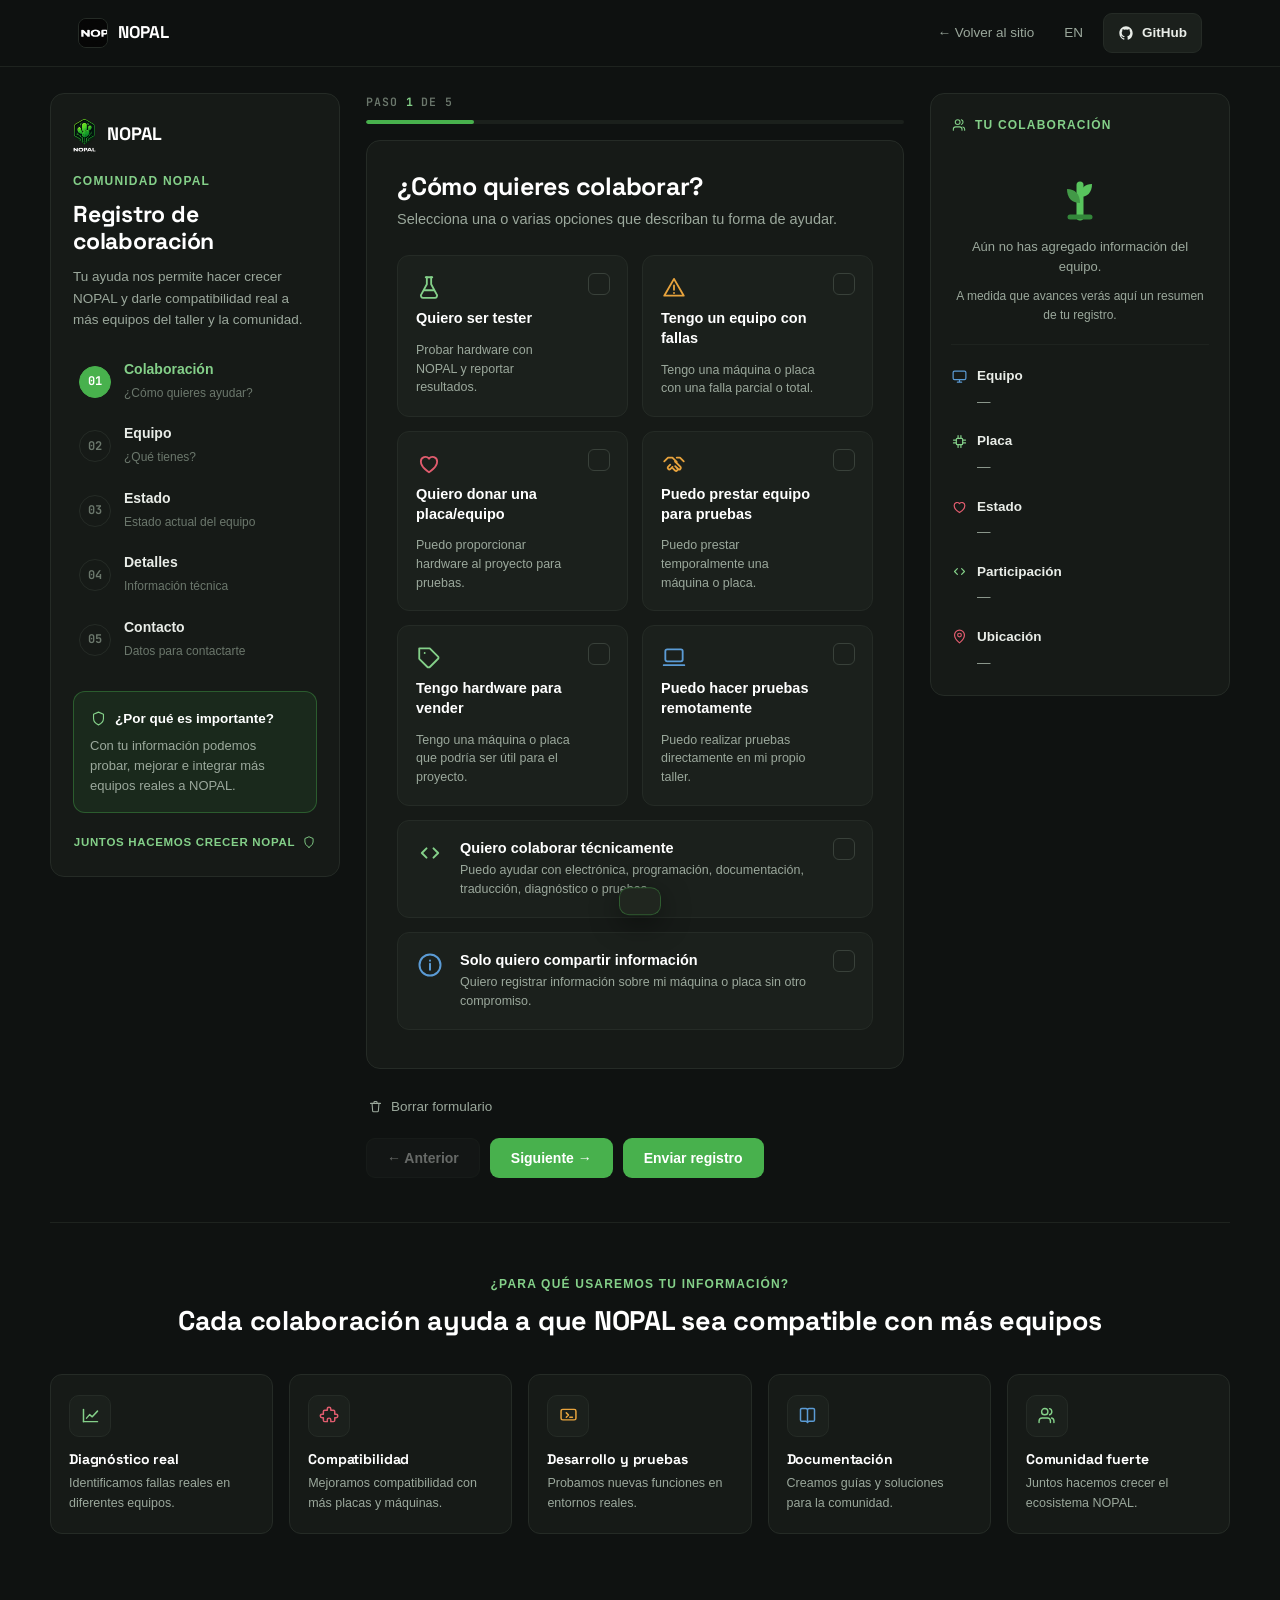
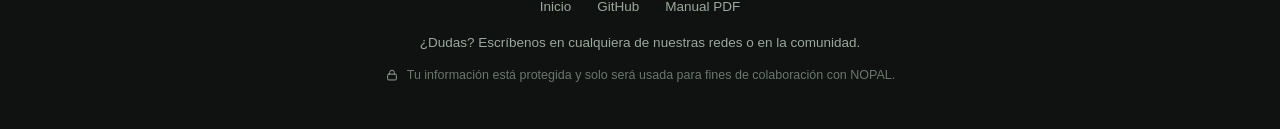
<file: docs/colabora/index.html>
<!DOCTYPE html>
<html lang="es">
<head>
<meta charset="UTF-8">
<meta name="viewport" content="width=device-width, initial-scale=1.0">
<title>Colabora — NOPAL</title>
<meta name="description" content="Registra tu impresora 3D, láser, CNC o placa electrónica para ayudar a probar y ampliar la compatibilidad de NOPAL.">
<meta name="theme-color" content="#0a0d09">
<link rel="alternate" hreflang="es" href="https://charlymigenes-ux.github.io/nopal/colabora/">
<link rel="alternate" hreflang="en" href="https://charlymigenes-ux.github.io/nopal/colabora/en/">
<link rel="alternate" hreflang="x-default" href="https://charlymigenes-ux.github.io/nopal/colabora/">
<link rel="icon" href="../assets/img/logo.jpg">
<link rel="preconnect" href="https://fonts.googleapis.com">
<link rel="preconnect" href="https://fonts.gstatic.com" crossorigin>
<link href="https://fonts.googleapis.com/css2?family=Space+Grotesk:wght@500;600;700&family=JetBrains+Mono:wght@400;500;600;700&display=swap" rel="stylesheet">
<link rel="stylesheet" href="colabora.css">
</head>
<body>

<header class="topbar">
  <div class="wrap topbar-inner">
    <a class="brand" href="../index.html"><span class="mark"><img src="../assets/img/logo.jpg" alt="NOPAL"></span> NOPAL</a>
    <div class="topbar-links">
      <a href="../index.html">&larr; Volver al sitio</a>
      <a href="en/">EN</a>
      <a class="cta" href="https://github.com/charlymigenes-ux/nopal" target="_blank" rel="noopener">
        <svg viewBox="0 0 24 24" fill="currentColor"><path d="M12 2C6.48 2 2 6.58 2 12.25c0 4.53 2.87 8.37 6.84 9.73.5.1.68-.22.68-.5 0-.24-.01-.87-.01-1.71-2.78.62-3.37-1.37-3.37-1.37-.46-1.2-1.11-1.52-1.11-1.52-.91-.64.07-.63.07-.63 1 .07 1.53 1.05 1.53 1.05.89 1.56 2.34 1.11 2.91.85.09-.66.35-1.11.63-1.37-2.22-.26-4.56-1.14-4.56-5.07 0-1.12.39-2.03 1.03-2.75-.1-.26-.45-1.31.1-2.73 0 0 .84-.28 2.75 1.05a9.3 9.3 0 0 1 5 0c1.91-1.33 2.75-1.05 2.75-1.05.55 1.42.2 2.47.1 2.73.64.72 1.03 1.63 1.03 2.75 0 3.94-2.34 4.8-4.57 5.06.36.32.68.94.68 1.9 0 1.37-.01 2.47-.01 2.81 0 .27.18.6.69.5A10.26 10.26 0 0 0 22 12.25C22 6.58 17.52 2 12 2Z"/></svg>
        GitHub
      </a>
    </div>
  </div>
</header>

<div class="page wrap">

  <!-- IZQUIERDA: identidad + navegación de pasos -->
  <aside class="side-left">
    <div class="side-brand">
      <img src="../assets/img/logo-vertical.png" alt="NOPAL">
      <div class="side-brand-text">NOPAL</div>
    </div>
    <div>
      <div class="eyebrow">Comunidad NOPAL</div>
      <h1 class="side-title">Registro de<br>colaboración</h1>
      <p class="side-lead">Tu ayuda nos permite hacer crecer NOPAL y darle compatibilidad real a más equipos del taller y la comunidad.</p>
    </div>

    <nav class="steps-nav" id="steps-nav">
      <button type="button" class="step-item" data-step="1">
        <span class="step-circle">01</span>
        <span class="step-info"><b>Colaboración</b><small>¿Cómo quieres ayudar?</small></span>
      </button>
      <button type="button" class="step-item" data-step="2">
        <span class="step-circle">02</span>
        <span class="step-info"><b>Equipo</b><small>¿Qué tienes?</small></span>
      </button>
      <button type="button" class="step-item" data-step="3">
        <span class="step-circle">03</span>
        <span class="step-info"><b>Estado</b><small>Estado actual del equipo</small></span>
      </button>
      <button type="button" class="step-item" data-step="4">
        <span class="step-circle">04</span>
        <span class="step-info"><b>Detalles</b><small>Información técnica</small></span>
      </button>
      <button type="button" class="step-item" data-step="5">
        <span class="step-circle">05</span>
        <span class="step-info"><b>Contacto</b><small>Datos para contactarte</small></span>
      </button>
    </nav>

    <div class="why-box">
      <b><svg viewBox="0 0 24 24" fill="none" stroke="#84D089" stroke-width="1.6" stroke-linecap="round" stroke-linejoin="round"><path d="M12 21s7-3.4 7-9V6l-7-3-7 3v6c0 5.6 7 9 7 9Z"/></svg>¿Por qué es importante?</b>
      <p>Con tu información podemos probar, mejorar e integrar más equipos reales a NOPAL.</p>
    </div>

    <div class="side-footer-note">JUNTOS HACEMOS CRECER NOPAL <svg viewBox="0 0 24 24" fill="none" stroke="#84D089" stroke-width="1.6" stroke-linecap="round" stroke-linejoin="round"><path d="M12 21s7-3.4 7-9V6l-7-3-7 3v6c0 5.6 7 9 7 9Z"/></svg></div>
  </aside>

  <!-- CENTRO: formulario -->
  <main class="center-panel">
    <form id="collab-form" novalidate>

      <div class="mobile-summary-toggle" id="mobile-summary-toggle">
        <span>Ver resumen de tu colaboración</span>
        <span id="mobile-summary-caret">&#9662;</span>
      </div>

      <div class="step-progress">
        <div class="step-progress-label">Paso <b id="mobile-step-current">1</b> de 5</div>
        <div class="progress-track"><div class="progress-fill" id="mobile-progress-fill"></div></div>
      </div>

      <div class="panel-card">

        <!-- PASO 1 -->
        <section class="step-panel" data-step="1">
          <h2>¿Cómo quieres colaborar?</h2>
          <p class="step-lead">Selecciona una o varias opciones que describan tu forma de ayudar.</p>

          <div class="card-grid" data-group="collaborationTypes">
            <label class="opt-card">
              <input type="checkbox" name="collaborationTypes" value="tester">
              <span class="opt-check"></span>
              <span class="opt-icon"><svg viewBox="0 0 24 24" fill="none" stroke="#84D089" stroke-width="1.7" stroke-linecap="round" stroke-linejoin="round"><path d="M9 3h6"/><path d="M10 3v6.5L4.8 19A2 2 0 0 0 6.5 22h11a2 2 0 0 0 1.7-3L14 9.5V3"/><path d="M7.5 15h9"/></svg></span>
              <b>Quiero ser tester</b>
              <p>Probar hardware con NOPAL y reportar resultados.</p>
            </label>
            <label class="opt-card">
              <input type="checkbox" name="collaborationTypes" value="fallas">
              <span class="opt-check"></span>
              <span class="opt-icon"><svg viewBox="0 0 24 24" fill="none" stroke="#E8A33D" stroke-width="1.7" stroke-linecap="round" stroke-linejoin="round"><path d="M12 4.5 21 20H3L12 4.5Z"/><path d="M12 10.5v4"/><path d="M12 17.4v.2"/></svg></span>
              <b>Tengo un equipo con fallas</b>
              <p>Tengo una máquina o placa con una falla parcial o total.</p>
            </label>
            <label class="opt-card">
              <input type="checkbox" name="collaborationTypes" value="donar">
              <span class="opt-check"></span>
              <span class="opt-icon"><svg viewBox="0 0 24 24" fill="none" stroke="#E05C6E" stroke-width="1.7" stroke-linecap="round" stroke-linejoin="round"><path d="M12 20.5s-7.5-4.6-7.5-10A4.2 4.2 0 0 1 12 8a4.2 4.2 0 0 1 7.5 2.5c0 5.4-7.5 10-7.5 10Z"/></svg></span>
              <b>Quiero donar una placa/equipo</b>
              <p>Puedo proporcionar hardware al proyecto para pruebas.</p>
            </label>
            <label class="opt-card">
              <input type="checkbox" name="collaborationTypes" value="prestar">
              <span class="opt-check"></span>
              <span class="opt-icon"><svg viewBox="0 0 24 24" fill="none" stroke="#E8A33D" stroke-width="1.7" stroke-linecap="round" stroke-linejoin="round"><path d="m11 17 2 2a1.5 1.5 0 0 0 2.1-2.1"/><path d="m13.1 14.9 2.8 2.8a1.5 1.5 0 0 0 2.1-2.1l-5-5"/><path d="M3 10.5 6.5 7h4l4 4"/><path d="M21 10.5 17.5 7h-3"/><path d="m8.5 13.5-2 2a1.5 1.5 0 0 0 2.1 2.1l2-2"/></svg></span>
              <b>Puedo prestar equipo para pruebas</b>
              <p>Puedo prestar temporalmente una máquina o placa.</p>
            </label>
            <label class="opt-card">
              <input type="checkbox" name="collaborationTypes" value="vender">
              <span class="opt-check"></span>
              <span class="opt-icon"><svg viewBox="0 0 24 24" fill="none" stroke="#84D089" stroke-width="1.7" stroke-linecap="round" stroke-linejoin="round"><path d="M20.6 13.4 13 21a1.9 1.9 0 0 1-2.7 0L3 13.7V4h9.7l7.9 7.9a1.9 1.9 0 0 1 0 1.5Z"/><path d="M8 8.2v.1"/></svg></span>
              <b>Tengo hardware para vender</b>
              <p>Tengo una máquina o placa que podría ser útil para el proyecto.</p>
            </label>
            <label class="opt-card">
              <input type="checkbox" name="collaborationTypes" value="remoto">
              <span class="opt-check"></span>
              <span class="opt-icon"><svg viewBox="0 0 24 24" fill="none" stroke="#5B9BD5" stroke-width="1.7" stroke-linecap="round" stroke-linejoin="round"><rect x="4" y="5" width="16" height="11" rx="1.6"/><path d="M2.5 19.5h19"/></svg></span>
              <b>Puedo hacer pruebas remotamente</b>
              <p>Puedo realizar pruebas directamente en mi propio taller.</p>
            </label>
            <label class="opt-card wide">
              <input type="checkbox" name="collaborationTypes" value="tecnico">
              <span class="opt-check"></span>
              <span class="opt-icon"><svg viewBox="0 0 24 24" fill="none" stroke="#84D089" stroke-width="1.7" stroke-linecap="round" stroke-linejoin="round"><path d="m9 8-4 4 4 4"/><path d="m15 8 4 4-4 4"/></svg></span>
              <span>
                <b>Quiero colaborar técnicamente</b>
                <p>Puedo ayudar con electrónica, programación, documentación, traducción, diagnóstico o pruebas.</p>
              </span>
            </label>
            <label class="opt-card wide">
              <input type="checkbox" name="collaborationTypes" value="info">
              <span class="opt-check"></span>
              <span class="opt-icon"><svg viewBox="0 0 24 24" fill="none" stroke="#5B9BD5" stroke-width="1.7" stroke-linecap="round" stroke-linejoin="round"><circle cx="12" cy="12" r="9"/><path d="M12 11v5"/><path d="M12 8.2v.2"/></svg></span>
              <span>
                <b>Solo quiero compartir información</b>
                <p>Quiero registrar información sobre mi máquina o placa sin otro compromiso.</p>
              </span>
            </label>
          </div>
          <p class="field-error" id="err-step1" hidden>Selecciona al menos una opción para continuar.</p>
        </section>

        <!-- PASO 2 -->
        <section class="step-panel" data-step="2" hidden>
          <h2>¿Qué tienes?</h2>
          <p class="step-lead">Cuéntanos qué tipo de equipo o placa quieres registrar.</p>

          <div class="card-grid cols-3" data-group="equipment.type" data-radio="true">
            <label class="opt-card"><input type="radio" name="equipment.type" value="impresora3d"><span class="opt-check"></span><span class="opt-icon"><svg viewBox="0 0 24 24" fill="none" stroke="#84D089" stroke-width="1.7" stroke-linecap="round" stroke-linejoin="round"><path d="M6.5 9V4h11v5"/><rect x="3.5" y="9" width="17" height="7" rx="1.6"/><path d="M7 14h10v6H7z"/></svg></span><b>Impresora 3D</b></label>
            <label class="opt-card"><input type="radio" name="equipment.type" value="laser"><span class="opt-check"></span><span class="opt-icon"><svg viewBox="0 0 24 24" fill="none" stroke="#E8A33D" stroke-width="1.7" stroke-linecap="round" stroke-linejoin="round"><path d="M13 2.5 4.5 14H10l-1 7.5L19.5 10H14l-1-7.5Z"/></svg></span><b>Láser</b></label>
            <label class="opt-card"><input type="radio" name="equipment.type" value="cnc"><span class="opt-check"></span><span class="opt-icon"><svg viewBox="0 0 24 24" fill="none" stroke="#5B9BD5" stroke-width="1.7" stroke-linecap="round" stroke-linejoin="round"><circle cx="12" cy="12" r="3.2"/><path d="M12 2.5v3M12 18.5v3M2.5 12h3M18.5 12h3M5.2 5.2l2.1 2.1M16.7 16.7l2.1 2.1M18.8 5.2l-2.1 2.1M7.3 16.7l-2.1 2.1"/></svg></span><b>CNC / Router</b></label>
            <label class="opt-card"><input type="radio" name="equipment.type" value="placa"><span class="opt-check"></span><span class="opt-icon"><svg viewBox="0 0 24 24" fill="none" stroke="#84D089" stroke-width="1.7" stroke-linecap="round" stroke-linejoin="round"><rect x="7.5" y="7.5" width="9" height="9" rx="1.4"/><path d="M10 3.5v4M14 3.5v4M10 16.5v4M14 16.5v4M3.5 10h4M3.5 14h4M16.5 10h4M16.5 14h4"/></svg></span><b>Placa electrónica</b></label>
            <label class="opt-card"><input type="radio" name="equipment.type" value="esp-arduino"><span class="opt-check"></span><span class="opt-icon"><svg viewBox="0 0 24 24" fill="none" stroke="#E8A33D" stroke-width="1.7" stroke-linecap="round" stroke-linejoin="round"><rect x="6.5" y="6.5" width="11" height="11" rx="1.6"/><rect x="10" y="10" width="4" height="4" rx="0.8"/><path d="M9 3.5v3M15 3.5v3M9 17.5v3M15 17.5v3M3.5 9h3M3.5 15h3M17.5 9h3M17.5 15h3"/></svg></span><b>ESP32 / ESP8266 / Arduino</b></label>
            <label class="opt-card"><input type="radio" name="equipment.type" value="accesorio"><span class="opt-check"></span><span class="opt-icon"><svg viewBox="0 0 24 24" fill="none" stroke="#E05C6E" stroke-width="1.7" stroke-linecap="round" stroke-linejoin="round"><path d="M9.5 4.5a2 2 0 1 1 4 0V6h3a1.5 1.5 0 0 1 1.5 1.5v3h1.5a2 2 0 1 1 0 4H18v3a1.5 1.5 0 0 1-1.5 1.5h-3V17a2 2 0 1 0-4 0v2H6.5A1.5 1.5 0 0 1 5 17.5v-3H3.5a2 2 0 1 1 0-4H5v-3A1.5 1.5 0 0 1 6.5 6h3V4.5Z"/></svg></span><b>Accesorio</b></label>
            <label class="opt-card"><input type="radio" name="equipment.type" value="otro"><span class="opt-check"></span><span class="opt-icon"><svg viewBox="0 0 24 24" fill="none" stroke="#9ba89c" stroke-width="1.7" stroke-linecap="round" stroke-linejoin="round"><circle cx="12" cy="12" r="9"/><path d="M9.6 9.4a2.5 2.5 0 1 1 3.4 2.3c-.6.3-1 .9-1 1.6v.4"/><path d="M12 16.8v.2"/></svg></span><b>Otro</b></label>
          </div>
          <p class="field-error" id="err-step2" hidden>Selecciona el tipo de equipo para continuar.</p>

          <div class="field-grid">
            <div class="field">
              <label for="f-brand">Marca <span class="req">*</span></label>
              <input type="text" id="f-brand" name="equipment.brand" placeholder="Ej. Creality, xTool, genérica...">
            </div>
            <div class="field">
              <label for="f-model">Modelo del equipo <span class="req">*</span></label>
              <input type="text" id="f-model" name="equipment.model" placeholder="Ej. Ender 3 V2">
            </div>
            <div class="field full">
              <label for="f-customname">Nombre o descripción personalizada <span class="req">*</span></label>
              <input type="text" id="f-customname" name="equipment.customName" placeholder="CNC router 4x8 casera">
              <p class="example">Completa Modelo o Nombre/descripción (al menos uno de los dos). Ejemplo de nombre personalizado: "CNC router 4x8 casera" — úsalo si tu equipo no tiene un modelo comercial.</p>
            </div>
            <div class="field">
              <label for="f-boardmanufacturer">Fabricante de la placa</label>
              <input type="text" id="f-boardmanufacturer" name="equipment.boardManufacturer" placeholder="Ej. MKS, BTT, Makerbase...">
            </div>
            <div class="field">
              <label for="f-boardmodel">Modelo de placa</label>
              <input type="text" id="f-boardmodel" name="equipment.boardModel" placeholder="Ej. MKS DLC32">
            </div>
            <div class="field">
              <label for="f-quantity">Cantidad de equipos similares</label>
              <input type="number" id="f-quantity" name="equipment.quantity" min="1" value="1">
            </div>
          </div>

          <div class="id-note">
            <svg viewBox="0 0 24 24" fill="none" stroke="#5B9BD5" stroke-width="1.7" stroke-linecap="round" stroke-linejoin="round"><circle cx="11" cy="11" r="6.5"/><path d="m20 20-4.4-4.4"/></svg>
            <div>
              <b>¿No conoces el modelo de la placa?</b><br>
              Sube fotografías claras y podremos intentar identificarla.
            </div>
          </div>

          <div class="photo-grid">
            <div>
              <div class="dropzone" id="dz-equipment" tabindex="0">
                <div class="dz-icon"><svg viewBox="0 0 24 24" fill="none" stroke="#84D089" stroke-width="1.7" stroke-linecap="round" stroke-linejoin="round"><rect x="3" y="6.5" width="18" height="13.5" rx="2"/><circle cx="12" cy="13.2" r="3.6"/><path d="M8.5 6.5 10 4h4l1.5 2.5"/></svg></div>
                <b>Foto del equipo</b>
                <small>Arrastra una imagen o haz clic para elegir</small>
                <input type="file" id="dz-equipment-input" accept="image/*">
              </div>
              <div class="preview-list" id="dz-equipment-preview"></div>
            </div>
            <div>
              <div class="dropzone" id="dz-board" tabindex="0">
                <div class="dz-icon"><svg viewBox="0 0 24 24" fill="none" stroke="#84D089" stroke-width="1.7" stroke-linecap="round" stroke-linejoin="round"><rect x="3" y="6.5" width="18" height="13.5" rx="2"/><circle cx="12" cy="13.2" r="3.6"/><path d="M8.5 6.5 10 4h4l1.5 2.5"/></svg></div>
                <b>Foto de la placa</b>
                <small>Arrastra una imagen o haz clic para elegir</small>
                <input type="file" id="dz-board-input" accept="image/*">
              </div>
              <div class="preview-list" id="dz-board-preview"></div>
            </div>
          </div>
        </section>

        <!-- PASO 3 -->
        <section class="step-panel" data-step="3" hidden>
          <h2>¿Cuál es su estado actual?</h2>
          <p class="step-lead">Selecciona la opción que mejor describa el estado del equipo o la placa.</p>

          <div class="status-grid" data-group="condition.status" data-radio="true">
            <label class="status-card"><input type="radio" name="condition.status" value="funciona"><span class="dot"><svg viewBox="0 0 24 24" fill="#58C45D" stroke="#58C45D" stroke-width="1.7" stroke-linecap="round" stroke-linejoin="round"><circle cx="12" cy="12" r="7"/></svg></span><b>Funciona correctamente</b></label>
            <label class="status-card"><input type="radio" name="condition.status" value="parcial"><span class="dot"><svg viewBox="0 0 24 24" fill="#E8A33D" stroke="#E8A33D" stroke-width="1.7" stroke-linecap="round" stroke-linejoin="round"><circle cx="12" cy="12" r="7"/></svg></span><b>Funciona parcialmente</b></label>
            <label class="status-card"><input type="radio" name="condition.status" value="falla"><span class="dot"><svg viewBox="0 0 24 24" fill="#E04B4B" stroke="#E04B4B" stroke-width="1.7" stroke-linecap="round" stroke-linejoin="round"><circle cx="12" cy="12" r="7"/></svg></span><b>Tiene una falla</b></label>
            <label class="status-card"><input type="radio" name="condition.status" value="no-enciende"><span class="dot"><svg viewBox="0 0 24 24" fill="#3a423b" stroke="#5a635b" stroke-width="1.7" stroke-linecap="round" stroke-linejoin="round"><circle cx="12" cy="12" r="7"/></svg></span><b>No enciende</b></label>
            <label class="status-card"><input type="radio" name="condition.status" value="reemplazada"><span class="dot"><svg viewBox="0 0 24 24" fill="#5B9BD5" stroke="#5B9BD5" stroke-width="1.7" stroke-linecap="round" stroke-linejoin="round"><circle cx="12" cy="12" r="7"/></svg></span><b>Fue reemplazada pero la conservo</b></label>
            <label class="status-card"><input type="radio" name="condition.status" value="no-seguro"><span class="dot"><svg viewBox="0 0 24 24" fill="none" stroke="#9ba89c" stroke-width="1.7" stroke-linecap="round" stroke-linejoin="round"><circle cx="12" cy="12" r="8"/><path d="M9.8 10a2.3 2.3 0 1 1 3.1 2.1c-.5.3-.9.8-.9 1.4v.3"/><path d="M12 16.4v.2"/></svg></span><b>No estoy seguro</b></label>
          </div>
          <p class="field-error" id="err-step3" hidden>Selecciona el estado del equipo para continuar.</p>

          <div class="subblock" id="problems-block" hidden>
            <label style="font-size:13px;font-weight:700;">¿Qué problema presenta?</label>
            <div class="chip-group" data-group="condition.problems">
              <label class="chip"><input type="checkbox" name="condition.problems" value="usb">USB</label>
              <label class="chip"><input type="checkbox" name="condition.problems" value="drivers">Drivers</label>
              <label class="chip"><input type="checkbox" name="condition.problems" value="motores">Motores</label>
              <label class="chip"><input type="checkbox" name="condition.problems" value="temperaturas">Temperaturas</label>
              <label class="chip"><input type="checkbox" name="condition.problems" value="calentadores">Calentadores</label>
              <label class="chip"><input type="checkbox" name="condition.problems" value="pantalla">Pantalla</label>
              <label class="chip"><input type="checkbox" name="condition.problems" value="wifi">Wi-Fi</label>
              <label class="chip"><input type="checkbox" name="condition.problems" value="ethernet">Ethernet</label>
              <label class="chip"><input type="checkbox" name="condition.problems" value="firmware">Firmware</label>
              <label class="chip"><input type="checkbox" name="condition.problems" value="arranque">Arranque</label>
              <label class="chip"><input type="checkbox" name="condition.problems" value="alimentacion">Alimentación</label>
              <label class="chip"><input type="checkbox" name="condition.problems" value="comunicacion">Comunicación</label>
              <label class="chip"><input type="checkbox" name="condition.problems" value="sensores">Sensores</label>
              <label class="chip"><input type="checkbox" name="condition.problems" value="conectores">Conectores</label>
              <label class="chip"><input type="checkbox" name="condition.problems" value="daño-fisico">Daño físico</label>
              <label class="chip"><input type="checkbox" name="condition.problems" value="otro">Otro</label>
            </div>
          </div>

          <div class="field full">
            <label for="f-condition-description">Describe brevemente la falla <span class="hint">opcional</span></label>
            <textarea id="f-condition-description" name="condition.description" placeholder="La máquina funciona, pero el puerto USB dejó de ser detectado. Reemplacé la placa y todavía conservo la anterior."></textarea>
          </div>
        </section>

        <!-- PASO 4 -->
        <section class="step-panel" data-step="4" hidden>
          <h2>¿Qué disponibilidad tienes?</h2>
          <p class="step-lead">Puedes seleccionar varias opciones.</p>

          <div class="chip-group" data-group="availability.options">
            <label class="chip"><input type="checkbox" name="availability.options" value="personal">Puedo realizar pruebas personalmente</label>
            <label class="chip"><input type="checkbox" name="availability.options" value="prestar-equipo">Puedo prestar el equipo</label>
            <label class="chip"><input type="checkbox" name="availability.options" value="prestar-placa">Puedo prestar la placa</label>
            <label class="chip"><input type="checkbox" name="availability.options" value="donar">Puedo donarlo</label>
            <label class="chip"><input type="checkbox" name="availability.options" value="vender">Puedo venderlo</label>
            <label class="chip"><input type="checkbox" name="availability.options" value="enviar">Puedo enviarlo para diagnóstico</label>
            <label class="chip"><input type="checkbox" name="availability.options" value="remoto">Puedo ayudar remotamente</label>
            <label class="chip"><input type="checkbox" name="availability.options" value="info">Solo quiero compartir información</label>
          </div>
          <p class="field-error" id="err-step4" hidden>Selecciona al menos una opción de disponibilidad.</p>

          <div class="subblock" id="sell-block" hidden>
            <div class="field-grid">
              <div class="field">
                <label for="f-price">Precio aproximado</label>
                <input type="number" id="f-price" name="availability.askingPrice" min="0" placeholder="0">
              </div>
              <div class="field">
                <label for="f-currency">Moneda</label>
                <select id="f-currency" name="availability.currency">
                  <option value="">Selecciona...</option>
                  <option value="MXN">MXN</option>
                  <option value="USD">USD</option>
                  <option value="EUR">EUR</option>
                  <option value="otra">Otra</option>
                </select>
              </div>
              <div class="field full">
                <label>Precio negociable</label>
                <div class="radio-row" data-group="availability.negotiable" data-radio="true">
                  <label class="radio-pill"><input type="radio" name="availability.negotiable" value="si">Sí</label>
                  <label class="radio-pill"><input type="radio" name="availability.negotiable" value="no">No</label>
                </div>
              </div>
            </div>
          </div>

          <div class="subblock" id="shipping-block" hidden>
            <label style="font-size:13px;font-weight:700;">¿Podrías realizar un envío?</label>
            <div class="radio-row" data-group="availability.shipping" data-radio="true">
              <label class="radio-pill"><input type="radio" name="availability.shipping" value="si">Sí</label>
              <label class="radio-pill"><input type="radio" name="availability.shipping" value="no">No</label>
              <label class="radio-pill"><input type="radio" name="availability.shipping" value="depende">Depende de la ubicación</label>
            </div>
          </div>

          <div class="subblock">
            <span class="step-tag optional">Información técnica — opcional</span>
            <div class="field-grid">
              <div class="field">
                <label for="f-firmware">Firmware</label>
                <select id="f-firmware" name="technical.firmware">
                  <option value="">Selecciona...</option>
                  <option value="klipper">Klipper</option>
                  <option value="marlin">Marlin</option>
                  <option value="grbl">GRBL</option>
                  <option value="fluidnc">FluidNC</option>
                  <option value="reprapfirmware">RepRapFirmware</option>
                  <option value="propietario">Firmware propietario</option>
                  <option value="otro">Otro</option>
                  <option value="no-se">No sé</option>
                </select>
              </div>
              <div class="field">
                <label for="f-os">Sistema utilizado</label>
                <select id="f-os" name="technical.operatingSystem">
                  <option value="">Selecciona...</option>
                  <option value="linux">Linux</option>
                  <option value="windows">Windows</option>
                  <option value="macos">macOS</option>
                  <option value="android">Android</option>
                  <option value="otro">Otro</option>
                </select>
              </div>
              <div class="field full">
                <label>Conectividad</label>
                <div class="chip-group" data-group="technical.connections">
                  <label class="chip"><input type="checkbox" name="technical.connections" value="usb">USB</label>
                  <label class="chip"><input type="checkbox" name="technical.connections" value="serial-uart">Serial / UART</label>
                  <label class="chip"><input type="checkbox" name="technical.connections" value="wifi">Wi-Fi</label>
                  <label class="chip"><input type="checkbox" name="technical.connections" value="ethernet">Ethernet</label>
                  <label class="chip"><input type="checkbox" name="technical.connections" value="bluetooth">Bluetooth</label>
                  <label class="chip"><input type="checkbox" name="technical.connections" value="can">CAN</label>
                  <label class="chip"><input type="checkbox" name="technical.connections" value="otra">Otra</label>
                </div>
              </div>
              <div class="field full">
                <label>Nivel</label>
                <div class="radio-row" data-group="technical.experienceLevel" data-radio="true">
                  <label class="radio-pill"><input type="radio" name="technical.experienceLevel" value="principiante">Principiante</label>
                  <label class="radio-pill"><input type="radio" name="technical.experienceLevel" value="intermedio">Intermedio</label>
                  <label class="radio-pill"><input type="radio" name="technical.experienceLevel" value="avanzado">Avanzado</label>
                  <label class="radio-pill"><input type="radio" name="technical.experienceLevel" value="tecnico">Técnico / desarrollador</label>
                </div>
              </div>
              <div class="field full">
                <label for="f-tech-notes">Información técnica adicional</label>
                <textarea id="f-tech-notes" name="technical.notes" placeholder="Detalles de configuración, versiones, modificaciones..."></textarea>
              </div>
            </div>
          </div>
        </section>

        <!-- PASO 5 -->
        <section class="step-panel" data-step="5" hidden>
          <h2>Datos de contacto</h2>
          <p class="step-lead">Solo lo necesario para poder escribirte. No pedimos tu domicilio completo.</p>

          <div class="field-grid">
            <div class="field">
              <label for="f-name">Nombre o alias <span class="req">*</span></label>
              <input type="text" id="f-name" name="contact.name" required>
            </div>
            <div class="field">
              <label for="f-email">Correo electrónico <span class="req">*</span></label>
              <input type="email" id="f-email" name="contact.email" required>
            </div>
            <div class="field">
              <label for="f-country">País <span class="req">*</span></label>
              <input type="text" id="f-country" name="location.country" required>
            </div>
            <div class="field">
              <label for="f-state">Estado / provincia</label>
              <input type="text" id="f-state" name="location.state">
            </div>
            <div class="field">
              <label for="f-city">Ciudad</label>
              <input type="text" id="f-city" name="location.city">
            </div>
          </div>
          <p class="field-error" id="err-step5" hidden>Completa nombre, correo y país para continuar.</p>

          <div class="subblock">
            <span class="step-tag optional">Contacto opcional</span>
            <div class="field-grid">
              <div class="field"><label for="f-facebook">Facebook</label><input type="text" id="f-facebook" name="contact.facebook"></div>
              <div class="field"><label for="f-discord">Discord</label><input type="text" id="f-discord" name="contact.discord"></div>
              <div class="field"><label for="f-github">GitHub</label><input type="text" id="f-github" name="contact.github"></div>
              <div class="field"><label for="f-telegram">Telegram</label><input type="text" id="f-telegram" name="contact.telegram"></div>
              <div class="field"><label for="f-whatsapp">WhatsApp</label><input type="tel" id="f-whatsapp" name="contact.whatsapp"></div>
              <div class="field"><label for="f-other-contact">Otro</label><input type="text" id="f-other-contact" name="contact.other"></div>
            </div>
          </div>

          <label class="consent-row">
            <input type="checkbox" id="f-consent" name="consent" required>
            <span>Acepto que el equipo de NOPAL me contacte respecto a esta colaboración.</span>
          </label>
          <p class="field-error" id="err-consent" hidden>Debes aceptar para poder enviar el registro.</p>

          <div id="demo-notice" class="warn-note" hidden></div>
        </section>

      </div>

      <div class="form-actions">
        <button type="button" id="btn-clear" class="btn-ghost"><svg viewBox="0 0 24 24" fill="none" stroke="#9ba89c" stroke-width="1.7" stroke-linecap="round" stroke-linejoin="round"><path d="M4 7h16"/><path d="M9.5 7V5.5A1.5 1.5 0 0 1 11 4h2a1.5 1.5 0 0 1 1.5 1.5V7"/><path d="M6.5 7 7.4 19a1.6 1.6 0 0 0 1.6 1.5h6a1.6 1.6 0 0 0 1.6-1.5L17.5 7"/></svg>Borrar formulario</button>
        <div class="nav-buttons">
          <button type="button" id="btn-prev" class="btn-outline">&larr; Anterior</button>
          <button type="button" id="btn-next" class="btn-primary">Siguiente &rarr;</button>
          <button type="submit" id="btn-submit" class="btn-primary" hidden>Enviar registro</button>
        </div>
      </div>
    </form>
  </main>

  <!-- DERECHA: resumen en vivo -->
  <aside class="side-right" id="side-right">
    <div class="summary-card">
      <div class="eyebrow"><svg viewBox="0 0 24 24" fill="none" stroke="#84D089" stroke-width="1.6" stroke-linecap="round" stroke-linejoin="round"><path d="M16.5 20v-1.6a3.6 3.6 0 0 0-3.6-3.6H7.1A3.6 3.6 0 0 0 3.5 18.4V20"/><circle cx="10" cy="7.6" r="3.6"/><path d="M20.5 20v-1.6a3.6 3.6 0 0 0-2.7-3.5"/><path d="M15.5 4.2a3.6 3.6 0 0 1 0 6.9"/></svg>Tu colaboración</div>
      <div class="summary-empty" id="summary-empty">
        <div class="summary-icon"><svg viewBox="0 0 64 64" fill="none"><path d="M32 58V26" stroke="#58C45D" stroke-width="7" stroke-linecap="round"/><path d="M32 38c0-9 5-13 12-13 0 9-5 13-12 13Z" fill="#58C45D"/><path d="M32 44c0-9-5-14-13-14 0 9 5 14 13 14Z" fill="#429947"/><path d="M22 58h20" stroke="#33863a" stroke-width="5" stroke-linecap="round"/></svg></div>
        <p>Aún no has agregado información del equipo.</p>
        <p class="muted" style="font-size:12px;">A medida que avances verás aquí un resumen de tu registro.</p>
      </div>
      <dl class="summary-list" id="summary-list" hidden>
        <div class="summary-row"><dt><svg viewBox="0 0 24 24" fill="none" stroke="#5B9BD5" stroke-width="1.7" stroke-linecap="round" stroke-linejoin="round"><rect x="3" y="4.5" width="18" height="12" rx="2"/><path d="M9 20h6M12 16.5V20"/></svg>Equipo</dt><dd id="sum-equipment">—</dd></div>
        <div class="summary-row"><dt><svg viewBox="0 0 24 24" fill="none" stroke="#84D089" stroke-width="1.7" stroke-linecap="round" stroke-linejoin="round"><rect x="7.5" y="7.5" width="9" height="9" rx="1.4"/><path d="M10 3.5v4M14 3.5v4M10 16.5v4M14 16.5v4M3.5 10h4M3.5 14h4M16.5 10h4M16.5 14h4"/></svg>Placa</dt><dd id="sum-board">—</dd></div>
        <div class="summary-row"><dt><svg viewBox="0 0 24 24" fill="none" stroke="#E05C6E" stroke-width="1.7" stroke-linecap="round" stroke-linejoin="round"><path d="M12 20.5s-7.5-4.6-7.5-10A4.2 4.2 0 0 1 12 8a4.2 4.2 0 0 1 7.5 2.5c0 5.4-7.5 10-7.5 10Z"/></svg>Estado</dt><dd id="sum-status">—</dd></div>
        <div class="summary-row" id="sum-problems-row" hidden><dt><svg viewBox="0 0 24 24" fill="none" stroke="#E8A33D" stroke-width="1.7" stroke-linecap="round" stroke-linejoin="round"><path d="M12 4.5 21 20H3L12 4.5Z"/><path d="M12 10.5v4"/><path d="M12 17.4v.2"/></svg>Fallas</dt><dd id="sum-problems">—</dd></div>
        <div class="summary-row"><dt><svg viewBox="0 0 24 24" fill="none" stroke="#84D089" stroke-width="1.7" stroke-linecap="round" stroke-linejoin="round"><path d="m9 8-4 4 4 4"/><path d="m15 8 4 4-4 4"/></svg>Participación</dt><dd id="sum-participation">—</dd></div>
        <div class="summary-row"><dt><svg viewBox="0 0 24 24" fill="none" stroke="#E05C6E" stroke-width="1.7" stroke-linecap="round" stroke-linejoin="round"><path d="M12 21s7-5.5 7-11a7 7 0 1 0-14 0c0 5.5 7 11 7 11Z"/><circle cx="12" cy="10" r="2.6"/></svg>Ubicación</dt><dd id="sum-location">—</dd></div>
      </dl>
    </div>
  </aside>

</div>

<section class="why-section wrap">
  <div class="eyebrow">¿Para qué usaremos tu información?</div>
  <h2>Cada colaboración ayuda a que NOPAL sea compatible con más equipos</h2>
  <div class="why-grid">
    <div class="why-item">
      <div class="wicon"><svg viewBox="0 0 24 24" fill="none" stroke="#84D089" stroke-width="1.7" stroke-linecap="round" stroke-linejoin="round"><path d="M4 19V5"/><path d="M4 19h16"/><path d="m7.5 15 3.5-4 3 2.5L20 7"/></svg></div>
      <h3>Diagnóstico real</h3>
      <p>Identificamos fallas reales en diferentes equipos.</p>
    </div>
    <div class="why-item">
      <div class="wicon"><svg viewBox="0 0 24 24" fill="none" stroke="#E05C6E" stroke-width="1.7" stroke-linecap="round" stroke-linejoin="round"><path d="M9.5 4.5a2 2 0 1 1 4 0V6h3a1.5 1.5 0 0 1 1.5 1.5v3h1.5a2 2 0 1 1 0 4H18v3a1.5 1.5 0 0 1-1.5 1.5h-3V17a2 2 0 1 0-4 0v2H6.5A1.5 1.5 0 0 1 5 17.5v-3H3.5a2 2 0 1 1 0-4H5v-3A1.5 1.5 0 0 1 6.5 6h3V4.5Z"/></svg></div>
      <h3>Compatibilidad</h3>
      <p>Mejoramos compatibilidad con más placas y máquinas.</p>
    </div>
    <div class="why-item">
      <div class="wicon"><svg viewBox="0 0 24 24" fill="none" stroke="#E8A33D" stroke-width="1.7" stroke-linecap="round" stroke-linejoin="round"><rect x="3.5" y="5" width="17" height="12" rx="2"/><path d="m9.5 9 2.5 2.5L9.5 14"/><path d="M13.5 14h3"/></svg></div>
      <h3>Desarrollo y pruebas</h3>
      <p>Probamos nuevas funciones en entornos reales.</p>
    </div>
    <div class="why-item">
      <div class="wicon"><svg viewBox="0 0 24 24" fill="none" stroke="#5B9BD5" stroke-width="1.7" stroke-linecap="round" stroke-linejoin="round"><path d="M4 5.5A1.5 1.5 0 0 1 5.5 4H10a2.5 2.5 0 0 1 2 1 2.5 2.5 0 0 1 2-1h4.5A1.5 1.5 0 0 1 20 5.5V17a1.5 1.5 0 0 1-1.5 1.5H14a2 2 0 0 0-2 1.5 2 2 0 0 0-2-1.5H5.5A1.5 1.5 0 0 1 4 17V5.5Z"/><path d="M12 5v14.5"/></svg></div>
      <h3>Documentación</h3>
      <p>Creamos guías y soluciones para la comunidad.</p>
    </div>
    <div class="why-item">
      <div class="wicon"><svg viewBox="0 0 24 24" fill="none" stroke="#84D089" stroke-width="1.6" stroke-linecap="round" stroke-linejoin="round"><path d="M16.5 20v-1.6a3.6 3.6 0 0 0-3.6-3.6H7.1A3.6 3.6 0 0 0 3.5 18.4V20"/><circle cx="10" cy="7.6" r="3.6"/><path d="M20.5 20v-1.6a3.6 3.6 0 0 0-2.7-3.5"/><path d="M15.5 4.2a3.6 3.6 0 0 1 0 6.9"/></svg></div>
      <h3>Comunidad fuerte</h3>
      <p>Juntos hacemos crecer el ecosistema NOPAL.</p>
    </div>
  </div>
</section>

<footer>
  <div class="wrap">
    <div class="flinks">
      <a href="../index.html">Inicio</a>
      <a href="https://github.com/charlymigenes-ux/nopal" target="_blank" rel="noopener">GitHub</a>
      <a href="../manual/NOPAL_Manual_Usuario.pdf" target="_blank">Manual PDF</a>
    </div>
    <div>¿Dudas? Escríbenos en cualquiera de nuestras redes o en la comunidad.</div>
    <div class="privacy-note"><svg viewBox="0 0 24 24" fill="none" stroke="#9ba89c" stroke-width="1.6" stroke-linecap="round" stroke-linejoin="round"><rect x="4.5" y="10.5" width="15" height="10" rx="2"/><path d="M8 10.5V7.8a4 4 0 0 1 8 0v2.7"/></svg>Tu información está protegida y solo será usada para fines de colaboración con NOPAL.</div>
  </div>
</footer>

<div class="toast" id="toast"></div>

<script src="colabora.js"></script>
</body>
</html>
</file>
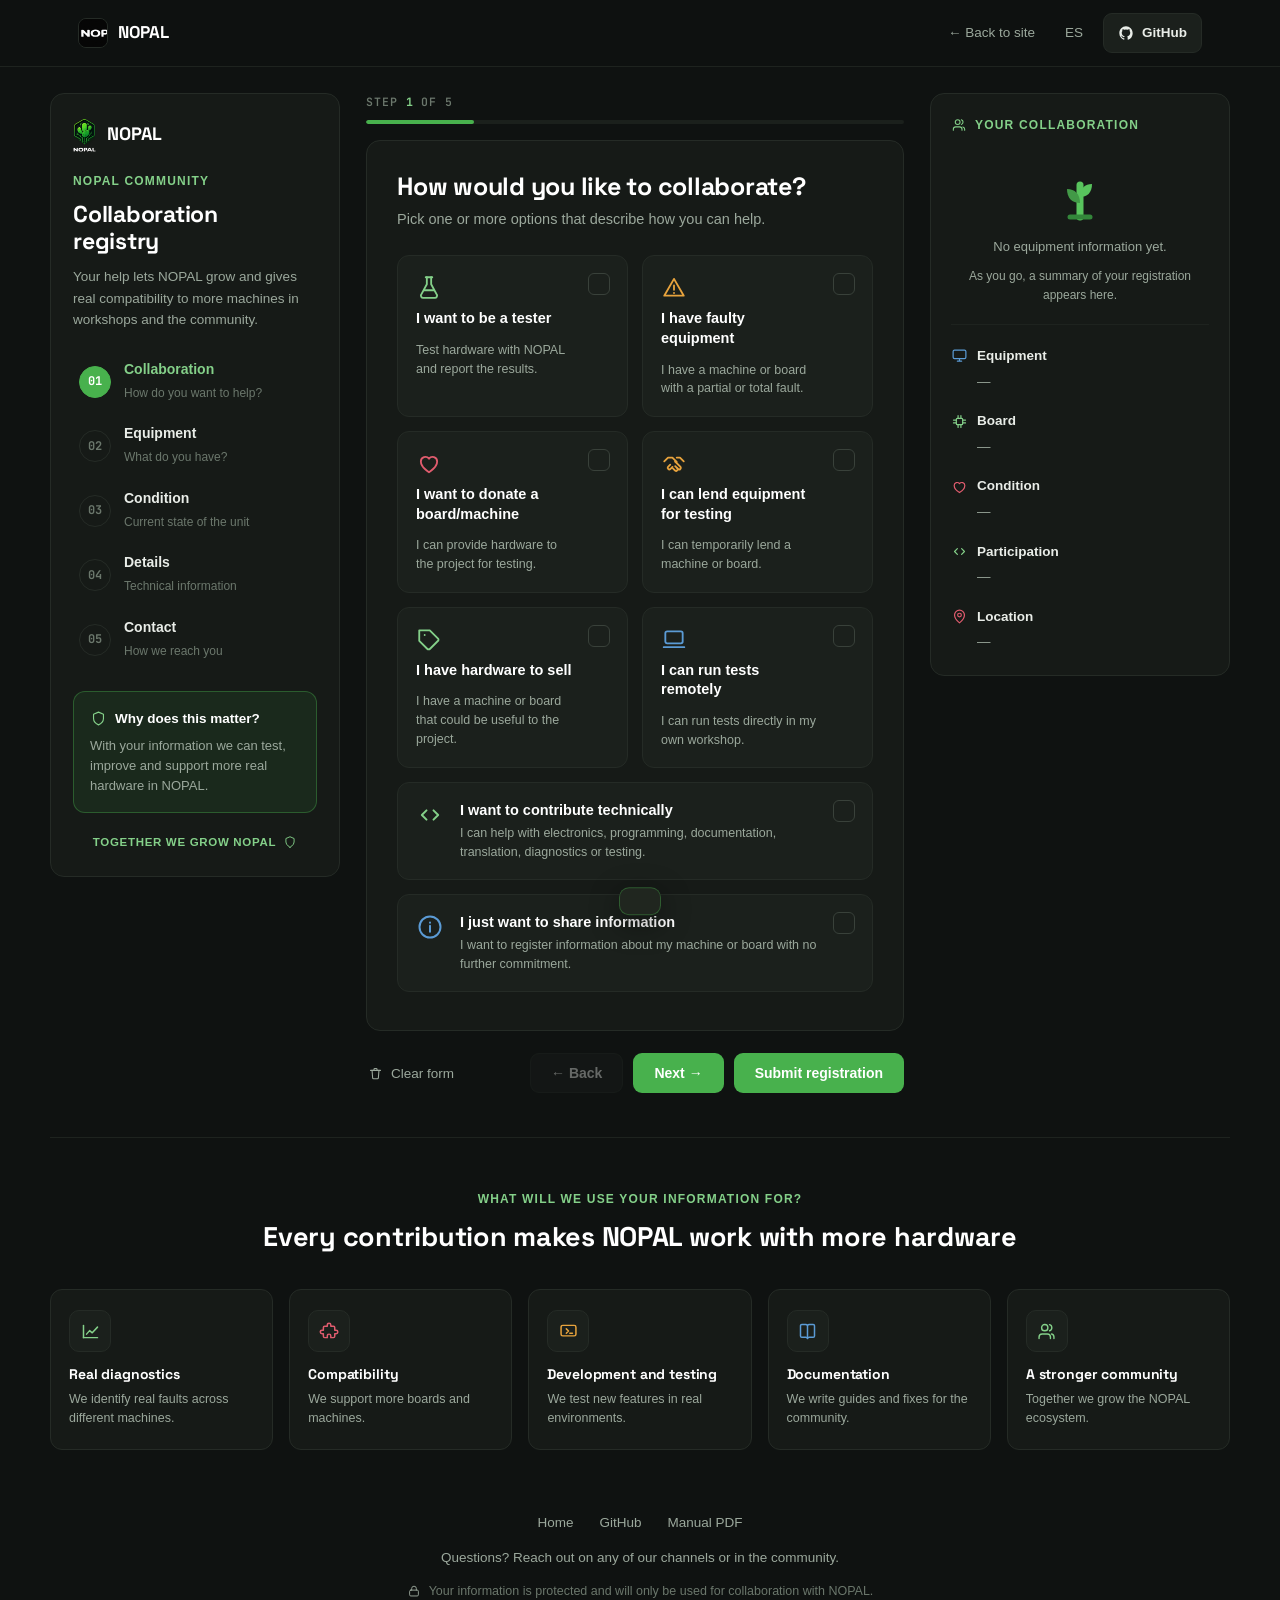
<file: docs/colabora/en/index.html>
<!DOCTYPE html>
<html lang="en">
<head>
<meta charset="UTF-8">
<meta name="viewport" content="width=device-width, initial-scale=1.0">
<title>Collaborate — NOPAL</title>
<meta name="description" content="Register your 3D printer, laser, CNC or control board to help test and expand NOPAL hardware compatibility.">
<link rel="alternate" hreflang="es" href="https://charlymigenes-ux.github.io/nopal/colabora/">
<link rel="alternate" hreflang="en" href="https://charlymigenes-ux.github.io/nopal/colabora/en/">
<link rel="alternate" hreflang="x-default" href="https://charlymigenes-ux.github.io/nopal/colabora/">
<meta name="theme-color" content="#0a0d09">
<link rel="icon" href="../../assets/img/logo.jpg">
<link rel="preconnect" href="https://fonts.googleapis.com">
<link rel="preconnect" href="https://fonts.gstatic.com" crossorigin>
<link href="https://fonts.googleapis.com/css2?family=Space+Grotesk:wght@500;600;700&family=JetBrains+Mono:wght@400;500;600;700&display=swap" rel="stylesheet">
<link rel="stylesheet" href="../colabora.css">
</head>
<body>

<header class="topbar">
  <div class="wrap topbar-inner">
    <a class="brand" href="../../index.html"><span class="mark"><img src="../../assets/img/logo.jpg" alt="NOPAL"></span> NOPAL</a>
    <div class="topbar-links">
      <a href="../../index.html">&larr; Back to site</a>
      <a href="../">ES</a>
      <a class="cta" href="https://github.com/charlymigenes-ux/nopal" target="_blank" rel="noopener">
        <svg viewBox="0 0 24 24" fill="currentColor"><path d="M12 2C6.48 2 2 6.58 2 12.25c0 4.53 2.87 8.37 6.84 9.73.5.1.68-.22.68-.5 0-.24-.01-.87-.01-1.71-2.78.62-3.37-1.37-3.37-1.37-.46-1.2-1.11-1.52-1.11-1.52-.91-.64.07-.63.07-.63 1 .07 1.53 1.05 1.53 1.05.89 1.56 2.34 1.11 2.91.85.09-.66.35-1.11.63-1.37-2.22-.26-4.56-1.14-4.56-5.07 0-1.12.39-2.03 1.03-2.75-.1-.26-.45-1.31.1-2.73 0 0 .84-.28 2.75 1.05a9.3 9.3 0 0 1 5 0c1.91-1.33 2.75-1.05 2.75-1.05.55 1.42.2 2.47.1 2.73.64.72 1.03 1.63 1.03 2.75 0 3.94-2.34 4.8-4.57 5.06.36.32.68.94.68 1.9 0 1.37-.01 2.47-.01 2.81 0 .27.18.6.69.5A10.26 10.26 0 0 0 22 12.25C22 6.58 17.52 2 12 2Z"/></svg>
        GitHub
      </a>
    </div>
  </div>
</header>

<div class="page wrap">

  <!-- IZQUIERDA: identidad + navegación de pasos -->
  <aside class="side-left">
    <div class="side-brand">
      <img src="../../assets/img/logo-vertical.png" alt="NOPAL">
      <div class="side-brand-text">NOPAL</div>
    </div>
    <div>
      <div class="eyebrow">NOPAL Community</div>
      <h1 class="side-title">Collaboration<br>registry</h1>
      <p class="side-lead">Your help lets NOPAL grow and gives real compatibility to more machines in workshops and the community.</p>
    </div>

    <nav class="steps-nav" id="steps-nav">
      <button type="button" class="step-item" data-step="1">
        <span class="step-circle">01</span>
        <span class="step-info"><b>Collaboration</b><small>How do you want to help?</small></span>
      </button>
      <button type="button" class="step-item" data-step="2">
        <span class="step-circle">02</span>
        <span class="step-info"><b>Equipment</b><small>What do you have?</small></span>
      </button>
      <button type="button" class="step-item" data-step="3">
        <span class="step-circle">03</span>
        <span class="step-info"><b>Condition</b><small>Current state of the unit</small></span>
      </button>
      <button type="button" class="step-item" data-step="4">
        <span class="step-circle">04</span>
        <span class="step-info"><b>Details</b><small>Technical information</small></span>
      </button>
      <button type="button" class="step-item" data-step="5">
        <span class="step-circle">05</span>
        <span class="step-info"><b>Contact</b><small>How we reach you</small></span>
      </button>
    </nav>

    <div class="why-box">
      <b><svg viewBox="0 0 24 24" fill="none" stroke="#84D089" stroke-width="1.6" stroke-linecap="round" stroke-linejoin="round"><path d="M12 21s7-3.4 7-9V6l-7-3-7 3v6c0 5.6 7 9 7 9Z"/></svg>Why does this matter?</b>
      <p>With your information we can test, improve and support more real hardware in NOPAL.</p>
    </div>

    <div class="side-footer-note">TOGETHER WE GROW NOPAL <svg viewBox="0 0 24 24" fill="none" stroke="#84D089" stroke-width="1.6" stroke-linecap="round" stroke-linejoin="round"><path d="M12 21s7-3.4 7-9V6l-7-3-7 3v6c0 5.6 7 9 7 9Z"/></svg></div>
  </aside>

  <!-- CENTRO: formulario -->
  <main class="center-panel">
    <form id="collab-form" novalidate>

      <div class="mobile-summary-toggle" id="mobile-summary-toggle">
        <span>View your collaboration summary</span>
        <span id="mobile-summary-caret">&#9662;</span>
      </div>

      <div class="step-progress">
        <div class="step-progress-label">Step <b id="mobile-step-current">1</b> of 5</div>
        <div class="progress-track"><div class="progress-fill" id="mobile-progress-fill"></div></div>
      </div>

      <div class="panel-card">

        <!-- PASO 1 -->
        <section class="step-panel" data-step="1">
          <h2>How would you like to collaborate?</h2>
          <p class="step-lead">Pick one or more options that describe how you can help.</p>

          <div class="card-grid" data-group="collaborationTypes">
            <label class="opt-card">
              <input type="checkbox" name="collaborationTypes" value="tester">
              <span class="opt-check"></span>
              <span class="opt-icon"><svg viewBox="0 0 24 24" fill="none" stroke="#84D089" stroke-width="1.7" stroke-linecap="round" stroke-linejoin="round"><path d="M9 3h6"/><path d="M10 3v6.5L4.8 19A2 2 0 0 0 6.5 22h11a2 2 0 0 0 1.7-3L14 9.5V3"/><path d="M7.5 15h9"/></svg></span>
              <b>I want to be a tester</b>
              <p>Test hardware with NOPAL and report the results.</p>
            </label>
            <label class="opt-card">
              <input type="checkbox" name="collaborationTypes" value="fallas">
              <span class="opt-check"></span>
              <span class="opt-icon"><svg viewBox="0 0 24 24" fill="none" stroke="#E8A33D" stroke-width="1.7" stroke-linecap="round" stroke-linejoin="round"><path d="M12 4.5 21 20H3L12 4.5Z"/><path d="M12 10.5v4"/><path d="M12 17.4v.2"/></svg></span>
              <b>I have faulty equipment</b>
              <p>I have a machine or board with a partial or total fault.</p>
            </label>
            <label class="opt-card">
              <input type="checkbox" name="collaborationTypes" value="donar">
              <span class="opt-check"></span>
              <span class="opt-icon"><svg viewBox="0 0 24 24" fill="none" stroke="#E05C6E" stroke-width="1.7" stroke-linecap="round" stroke-linejoin="round"><path d="M12 20.5s-7.5-4.6-7.5-10A4.2 4.2 0 0 1 12 8a4.2 4.2 0 0 1 7.5 2.5c0 5.4-7.5 10-7.5 10Z"/></svg></span>
              <b>I want to donate a board/machine</b>
              <p>I can provide hardware to the project for testing.</p>
            </label>
            <label class="opt-card">
              <input type="checkbox" name="collaborationTypes" value="prestar">
              <span class="opt-check"></span>
              <span class="opt-icon"><svg viewBox="0 0 24 24" fill="none" stroke="#E8A33D" stroke-width="1.7" stroke-linecap="round" stroke-linejoin="round"><path d="m11 17 2 2a1.5 1.5 0 0 0 2.1-2.1"/><path d="m13.1 14.9 2.8 2.8a1.5 1.5 0 0 0 2.1-2.1l-5-5"/><path d="M3 10.5 6.5 7h4l4 4"/><path d="M21 10.5 17.5 7h-3"/><path d="m8.5 13.5-2 2a1.5 1.5 0 0 0 2.1 2.1l2-2"/></svg></span>
              <b>I can lend equipment for testing</b>
              <p>I can temporarily lend a machine or board.</p>
            </label>
            <label class="opt-card">
              <input type="checkbox" name="collaborationTypes" value="vender">
              <span class="opt-check"></span>
              <span class="opt-icon"><svg viewBox="0 0 24 24" fill="none" stroke="#84D089" stroke-width="1.7" stroke-linecap="round" stroke-linejoin="round"><path d="M20.6 13.4 13 21a1.9 1.9 0 0 1-2.7 0L3 13.7V4h9.7l7.9 7.9a1.9 1.9 0 0 1 0 1.5Z"/><path d="M8 8.2v.1"/></svg></span>
              <b>I have hardware to sell</b>
              <p>I have a machine or board that could be useful to the project.</p>
            </label>
            <label class="opt-card">
              <input type="checkbox" name="collaborationTypes" value="remoto">
              <span class="opt-check"></span>
              <span class="opt-icon"><svg viewBox="0 0 24 24" fill="none" stroke="#5B9BD5" stroke-width="1.7" stroke-linecap="round" stroke-linejoin="round"><rect x="4" y="5" width="16" height="11" rx="1.6"/><path d="M2.5 19.5h19"/></svg></span>
              <b>I can run tests remotely</b>
              <p>I can run tests directly in my own workshop.</p>
            </label>
            <label class="opt-card wide">
              <input type="checkbox" name="collaborationTypes" value="tecnico">
              <span class="opt-check"></span>
              <span class="opt-icon"><svg viewBox="0 0 24 24" fill="none" stroke="#84D089" stroke-width="1.7" stroke-linecap="round" stroke-linejoin="round"><path d="m9 8-4 4 4 4"/><path d="m15 8 4 4-4 4"/></svg></span>
              <span>
                <b>I want to contribute technically</b>
                <p>I can help with electronics, programming, documentation, translation, diagnostics or testing.</p>
              </span>
            </label>
            <label class="opt-card wide">
              <input type="checkbox" name="collaborationTypes" value="info">
              <span class="opt-check"></span>
              <span class="opt-icon"><svg viewBox="0 0 24 24" fill="none" stroke="#5B9BD5" stroke-width="1.7" stroke-linecap="round" stroke-linejoin="round"><circle cx="12" cy="12" r="9"/><path d="M12 11v5"/><path d="M12 8.2v.2"/></svg></span>
              <span>
                <b>I just want to share information</b>
                <p>I want to register information about my machine or board with no further commitment.</p>
              </span>
            </label>
          </div>
          <p class="field-error" id="err-step1" hidden>Select at least one option to continue.</p>
        </section>

        <!-- PASO 2 -->
        <section class="step-panel" data-step="2" hidden>
          <h2>What do you have?</h2>
          <p class="step-lead">Tell us what kind of machine or board you want to register.</p>

          <div class="card-grid cols-3" data-group="equipment.type" data-radio="true">
            <label class="opt-card"><input type="radio" name="equipment.type" value="impresora3d"><span class="opt-check"></span><span class="opt-icon"><svg viewBox="0 0 24 24" fill="none" stroke="#84D089" stroke-width="1.7" stroke-linecap="round" stroke-linejoin="round"><path d="M6.5 9V4h11v5"/><rect x="3.5" y="9" width="17" height="7" rx="1.6"/><path d="M7 14h10v6H7z"/></svg></span><b>3D printer</b></label>
            <label class="opt-card"><input type="radio" name="equipment.type" value="laser"><span class="opt-check"></span><span class="opt-icon"><svg viewBox="0 0 24 24" fill="none" stroke="#E8A33D" stroke-width="1.7" stroke-linecap="round" stroke-linejoin="round"><path d="M13 2.5 4.5 14H10l-1 7.5L19.5 10H14l-1-7.5Z"/></svg></span><b>Laser</b></label>
            <label class="opt-card"><input type="radio" name="equipment.type" value="cnc"><span class="opt-check"></span><span class="opt-icon"><svg viewBox="0 0 24 24" fill="none" stroke="#5B9BD5" stroke-width="1.7" stroke-linecap="round" stroke-linejoin="round"><circle cx="12" cy="12" r="3.2"/><path d="M12 2.5v3M12 18.5v3M2.5 12h3M18.5 12h3M5.2 5.2l2.1 2.1M16.7 16.7l2.1 2.1M18.8 5.2l-2.1 2.1M7.3 16.7l-2.1 2.1"/></svg></span><b>CNC / Router</b></label>
            <label class="opt-card"><input type="radio" name="equipment.type" value="placa"><span class="opt-check"></span><span class="opt-icon"><svg viewBox="0 0 24 24" fill="none" stroke="#84D089" stroke-width="1.7" stroke-linecap="round" stroke-linejoin="round"><rect x="7.5" y="7.5" width="9" height="9" rx="1.4"/><path d="M10 3.5v4M14 3.5v4M10 16.5v4M14 16.5v4M3.5 10h4M3.5 14h4M16.5 10h4M16.5 14h4"/></svg></span><b>Control board</b></label>
            <label class="opt-card"><input type="radio" name="equipment.type" value="esp-arduino"><span class="opt-check"></span><span class="opt-icon"><svg viewBox="0 0 24 24" fill="none" stroke="#E8A33D" stroke-width="1.7" stroke-linecap="round" stroke-linejoin="round"><rect x="6.5" y="6.5" width="11" height="11" rx="1.6"/><rect x="10" y="10" width="4" height="4" rx="0.8"/><path d="M9 3.5v3M15 3.5v3M9 17.5v3M15 17.5v3M3.5 9h3M3.5 15h3M17.5 9h3M17.5 15h3"/></svg></span><b>ESP32 / ESP8266 / Arduino</b></label>
            <label class="opt-card"><input type="radio" name="equipment.type" value="accesorio"><span class="opt-check"></span><span class="opt-icon"><svg viewBox="0 0 24 24" fill="none" stroke="#E05C6E" stroke-width="1.7" stroke-linecap="round" stroke-linejoin="round"><path d="M9.5 4.5a2 2 0 1 1 4 0V6h3a1.5 1.5 0 0 1 1.5 1.5v3h1.5a2 2 0 1 1 0 4H18v3a1.5 1.5 0 0 1-1.5 1.5h-3V17a2 2 0 1 0-4 0v2H6.5A1.5 1.5 0 0 1 5 17.5v-3H3.5a2 2 0 1 1 0-4H5v-3A1.5 1.5 0 0 1 6.5 6h3V4.5Z"/></svg></span><b>Accessory</b></label>
            <label class="opt-card"><input type="radio" name="equipment.type" value="otro"><span class="opt-check"></span><span class="opt-icon"><svg viewBox="0 0 24 24" fill="none" stroke="#9ba89c" stroke-width="1.7" stroke-linecap="round" stroke-linejoin="round"><circle cx="12" cy="12" r="9"/><path d="M9.6 9.4a2.5 2.5 0 1 1 3.4 2.3c-.6.3-1 .9-1 1.6v.4"/><path d="M12 16.8v.2"/></svg></span><b>Other</b></label>
          </div>
          <p class="field-error" id="err-step2" hidden>Select the equipment type to continue.</p>

          <div class="field-grid">
            <div class="field">
              <label for="f-brand">Brand <span class="req">*</span></label>
              <input type="text" id="f-brand" name="equipment.brand" placeholder="e.g. Creality, xTool, generic…">
            </div>
            <div class="field">
              <label for="f-model">Model <span class="req">*</span></label>
              <input type="text" id="f-model" name="equipment.model" placeholder="e.g. Ender 3 V2">
            </div>
            <div class="field full">
              <label for="f-customname">Custom name or description <span class="req">*</span></label>
              <input type="text" id="f-customname" name="equipment.customName" placeholder="Homemade 4x8 CNC router">
              <p class="example">Fill in Model or Custom name (at least one of the two). Example of a custom name: "Homemade 4x8 CNC router" — use it if your machine has no commercial model.</p>
            </div>
            <div class="field">
              <label for="f-boardmanufacturer">Board manufacturer</label>
              <input type="text" id="f-boardmanufacturer" name="equipment.boardManufacturer" placeholder="e.g. MKS, BTT, Makerbase…">
            </div>
            <div class="field">
              <label for="f-boardmodel">Board model</label>
              <input type="text" id="f-boardmodel" name="equipment.boardModel" placeholder="e.g. MKS DLC32">
            </div>
            <div class="field">
              <label for="f-quantity">How many similar units</label>
              <input type="number" id="f-quantity" name="equipment.quantity" min="1" value="1">
            </div>
          </div>

          <div class="id-note">
            <svg viewBox="0 0 24 24" fill="none" stroke="#5B9BD5" stroke-width="1.7" stroke-linecap="round" stroke-linejoin="round"><circle cx="11" cy="11" r="6.5"/><path d="m20 20-4.4-4.4"/></svg>
            <div>
              <b>Don’t know the board model?</b><br>
              Upload clear photos and we can try to identify it.
            </div>
          </div>

          <div class="photo-grid">
            <div>
              <div class="dropzone" id="dz-equipment" tabindex="0">
                <div class="dz-icon"><svg viewBox="0 0 24 24" fill="none" stroke="#84D089" stroke-width="1.7" stroke-linecap="round" stroke-linejoin="round"><rect x="3" y="6.5" width="18" height="13.5" rx="2"/><circle cx="12" cy="13.2" r="3.6"/><path d="M8.5 6.5 10 4h4l1.5 2.5"/></svg></div>
                <b>Photo of the machine</b>
                <small>Drag an image here or click to choose</small>
                <input type="file" id="dz-equipment-input" accept="image/*">
              </div>
              <div class="preview-list" id="dz-equipment-preview"></div>
            </div>
            <div>
              <div class="dropzone" id="dz-board" tabindex="0">
                <div class="dz-icon"><svg viewBox="0 0 24 24" fill="none" stroke="#84D089" stroke-width="1.7" stroke-linecap="round" stroke-linejoin="round"><rect x="3" y="6.5" width="18" height="13.5" rx="2"/><circle cx="12" cy="13.2" r="3.6"/><path d="M8.5 6.5 10 4h4l1.5 2.5"/></svg></div>
                <b>Photo of the board</b>
                <small>Drag an image here or click to choose</small>
                <input type="file" id="dz-board-input" accept="image/*">
              </div>
              <div class="preview-list" id="dz-board-preview"></div>
            </div>
          </div>
        </section>

        <!-- PASO 3 -->
        <section class="step-panel" data-step="3" hidden>
          <h2>What condition is it in?</h2>
          <p class="step-lead">Pick the option that best describes the machine or board.</p>

          <div class="status-grid" data-group="condition.status" data-radio="true">
            <label class="status-card"><input type="radio" name="condition.status" value="funciona"><span class="dot"><svg viewBox="0 0 24 24" fill="#58C45D" stroke="#58C45D" stroke-width="1.7" stroke-linecap="round" stroke-linejoin="round"><circle cx="12" cy="12" r="7"/></svg></span><b>Works correctly</b></label>
            <label class="status-card"><input type="radio" name="condition.status" value="parcial"><span class="dot"><svg viewBox="0 0 24 24" fill="#E8A33D" stroke="#E8A33D" stroke-width="1.7" stroke-linecap="round" stroke-linejoin="round"><circle cx="12" cy="12" r="7"/></svg></span><b>Partially working</b></label>
            <label class="status-card"><input type="radio" name="condition.status" value="falla"><span class="dot"><svg viewBox="0 0 24 24" fill="#E04B4B" stroke="#E04B4B" stroke-width="1.7" stroke-linecap="round" stroke-linejoin="round"><circle cx="12" cy="12" r="7"/></svg></span><b>Has a fault</b></label>
            <label class="status-card"><input type="radio" name="condition.status" value="no-enciende"><span class="dot"><svg viewBox="0 0 24 24" fill="#3a423b" stroke="#5a635b" stroke-width="1.7" stroke-linecap="round" stroke-linejoin="round"><circle cx="12" cy="12" r="7"/></svg></span><b>Won’t power on</b></label>
            <label class="status-card"><input type="radio" name="condition.status" value="reemplazada"><span class="dot"><svg viewBox="0 0 24 24" fill="#5B9BD5" stroke="#5B9BD5" stroke-width="1.7" stroke-linecap="round" stroke-linejoin="round"><circle cx="12" cy="12" r="7"/></svg></span><b>Replaced, but I still have it</b></label>
            <label class="status-card"><input type="radio" name="condition.status" value="no-seguro"><span class="dot"><svg viewBox="0 0 24 24" fill="none" stroke="#9ba89c" stroke-width="1.7" stroke-linecap="round" stroke-linejoin="round"><circle cx="12" cy="12" r="8"/><path d="M9.8 10a2.3 2.3 0 1 1 3.1 2.1c-.5.3-.9.8-.9 1.4v.3"/><path d="M12 16.4v.2"/></svg></span><b>Not sure</b></label>
          </div>
          <p class="field-error" id="err-step3" hidden>Select the condition to continue.</p>

          <div class="subblock" id="problems-block" hidden>
            <label style="font-size:13px;font-weight:700;">What is failing?</label>
            <div class="chip-group" data-group="condition.problems">
              <label class="chip"><input type="checkbox" name="condition.problems" value="usb">USB</label>
              <label class="chip"><input type="checkbox" name="condition.problems" value="drivers">Drivers</label>
              <label class="chip"><input type="checkbox" name="condition.problems" value="motores">Motors</label>
              <label class="chip"><input type="checkbox" name="condition.problems" value="temperaturas">Temperatures</label>
              <label class="chip"><input type="checkbox" name="condition.problems" value="calentadores">Heaters</label>
              <label class="chip"><input type="checkbox" name="condition.problems" value="pantalla">Display</label>
              <label class="chip"><input type="checkbox" name="condition.problems" value="wifi">Wi-Fi</label>
              <label class="chip"><input type="checkbox" name="condition.problems" value="ethernet">Ethernet</label>
              <label class="chip"><input type="checkbox" name="condition.problems" value="firmware">Firmware</label>
              <label class="chip"><input type="checkbox" name="condition.problems" value="arranque">Boot</label>
              <label class="chip"><input type="checkbox" name="condition.problems" value="alimentacion">Power</label>
              <label class="chip"><input type="checkbox" name="condition.problems" value="comunicacion">Communication</label>
              <label class="chip"><input type="checkbox" name="condition.problems" value="sensores">Sensors</label>
              <label class="chip"><input type="checkbox" name="condition.problems" value="conectores">Connectors</label>
              <label class="chip"><input type="checkbox" name="condition.problems" value="daño-fisico">Physical damage</label>
              <label class="chip"><input type="checkbox" name="condition.problems" value="otro">Other</label>
            </div>
          </div>

          <div class="field full">
            <label for="f-condition-description">Briefly describe the fault <span class="hint">optional</span></label>
            <textarea id="f-condition-description" name="condition.description" placeholder="The machine runs, but the USB port stopped being detected. I replaced the board and still have the old one."></textarea>
          </div>
        </section>

        <!-- PASO 4 -->
        <section class="step-panel" data-step="4" hidden>
          <h2>What can you make available?</h2>
          <p class="step-lead">You can select several options.</p>

          <div class="chip-group" data-group="availability.options">
            <label class="chip"><input type="checkbox" name="availability.options" value="personal">I can run tests myself</label>
            <label class="chip"><input type="checkbox" name="availability.options" value="prestar-equipo">I can lend the machine</label>
            <label class="chip"><input type="checkbox" name="availability.options" value="prestar-placa">I can lend the board</label>
            <label class="chip"><input type="checkbox" name="availability.options" value="donar">I can donate it</label>
            <label class="chip"><input type="checkbox" name="availability.options" value="vender">I can sell it</label>
            <label class="chip"><input type="checkbox" name="availability.options" value="enviar">I can ship it for diagnosis</label>
            <label class="chip"><input type="checkbox" name="availability.options" value="remoto">I can help remotely</label>
            <label class="chip"><input type="checkbox" name="availability.options" value="info">I just want to share information</label>
          </div>
          <p class="field-error" id="err-step4" hidden>Select at least one availability option.</p>

          <div class="subblock" id="sell-block" hidden>
            <div class="field-grid">
              <div class="field">
                <label for="f-price">Approximate price</label>
                <input type="number" id="f-price" name="availability.askingPrice" min="0" placeholder="0">
              </div>
              <div class="field">
                <label for="f-currency">Currency</label>
                <select id="f-currency" name="availability.currency">
                  <option value="">Select…</option>
                  <option value="MXN">MXN</option>
                  <option value="USD">USD</option>
                  <option value="EUR">EUR</option>
                  <option value="otra">Other</option>
                </select>
              </div>
              <div class="field full">
                <label>Price negotiable</label>
                <div class="radio-row" data-group="availability.negotiable" data-radio="true">
                  <label class="radio-pill"><input type="radio" name="availability.negotiable" value="si">Yes</label>
                  <label class="radio-pill"><input type="radio" name="availability.negotiable" value="no">No</label>
                </div>
              </div>
            </div>
          </div>

          <div class="subblock" id="shipping-block" hidden>
            <label style="font-size:13px;font-weight:700;">Could you ship it?</label>
            <div class="radio-row" data-group="availability.shipping" data-radio="true">
              <label class="radio-pill"><input type="radio" name="availability.shipping" value="si">Yes</label>
              <label class="radio-pill"><input type="radio" name="availability.shipping" value="no">No</label>
              <label class="radio-pill"><input type="radio" name="availability.shipping" value="depende">Depends on the location</label>
            </div>
          </div>

          <div class="subblock">
            <span class="step-tag optional">Technical information — optional</span>
            <div class="field-grid">
              <div class="field">
                <label for="f-firmware">Firmware</label>
                <select id="f-firmware" name="technical.firmware">
                  <option value="">Select…</option>
                  <option value="klipper">Klipper</option>
                  <option value="marlin">Marlin</option>
                  <option value="grbl">GRBL</option>
                  <option value="fluidnc">FluidNC</option>
                  <option value="reprapfirmware">RepRapFirmware</option>
                  <option value="propietario">Proprietary firmware</option>
                  <option value="otro">Other</option>
                  <option value="no-se">Not sure</option>
                </select>
              </div>
              <div class="field">
                <label for="f-os">Operating system</label>
                <select id="f-os" name="technical.operatingSystem">
                  <option value="">Select…</option>
                  <option value="linux">Linux</option>
                  <option value="windows">Windows</option>
                  <option value="macos">macOS</option>
                  <option value="android">Android</option>
                  <option value="otro">Other</option>
                </select>
              </div>
              <div class="field full">
                <label>Connectivity</label>
                <div class="chip-group" data-group="technical.connections">
                  <label class="chip"><input type="checkbox" name="technical.connections" value="usb">USB</label>
                  <label class="chip"><input type="checkbox" name="technical.connections" value="serial-uart">Serial / UART</label>
                  <label class="chip"><input type="checkbox" name="technical.connections" value="wifi">Wi-Fi</label>
                  <label class="chip"><input type="checkbox" name="technical.connections" value="ethernet">Ethernet</label>
                  <label class="chip"><input type="checkbox" name="technical.connections" value="bluetooth">Bluetooth</label>
                  <label class="chip"><input type="checkbox" name="technical.connections" value="can">CAN</label>
                  <label class="chip"><input type="checkbox" name="technical.connections" value="otra">Other</label>
                </div>
              </div>
              <div class="field full">
                <label>Experience level</label>
                <div class="radio-row" data-group="technical.experienceLevel" data-radio="true">
                  <label class="radio-pill"><input type="radio" name="technical.experienceLevel" value="principiante">Beginner</label>
                  <label class="radio-pill"><input type="radio" name="technical.experienceLevel" value="intermedio">Intermediate</label>
                  <label class="radio-pill"><input type="radio" name="technical.experienceLevel" value="avanzado">Advanced</label>
                  <label class="radio-pill"><input type="radio" name="technical.experienceLevel" value="tecnico">Technician / developer</label>
                </div>
              </div>
              <div class="field full">
                <label for="f-tech-notes">Additional technical notes</label>
                <textarea id="f-tech-notes" name="technical.notes" placeholder="Configuration details, versions, modifications…"></textarea>
              </div>
            </div>
          </div>
        </section>

        <!-- PASO 5 -->
        <section class="step-panel" data-step="5" hidden>
          <h2>Contact details</h2>
          <p class="step-lead">Only what we need to reach you. We never ask for your full address.</p>

          <div class="field-grid">
            <div class="field">
              <label for="f-name">Name or alias <span class="req">*</span></label>
              <input type="text" id="f-name" name="contact.name" required>
            </div>
            <div class="field">
              <label for="f-email">Email <span class="req">*</span></label>
              <input type="email" id="f-email" name="contact.email" required>
            </div>
            <div class="field">
              <label for="f-country">Country <span class="req">*</span></label>
              <input type="text" id="f-country" name="location.country" required>
            </div>
            <div class="field">
              <label for="f-state">State / province</label>
              <input type="text" id="f-state" name="location.state">
            </div>
            <div class="field">
              <label for="f-city">City</label>
              <input type="text" id="f-city" name="location.city">
            </div>
          </div>
          <p class="field-error" id="err-step5" hidden>Fill in name, email and country to continue.</p>

          <div class="subblock">
            <span class="step-tag optional">Optional contact</span>
            <div class="field-grid">
              <div class="field"><label for="f-facebook">Facebook</label><input type="text" id="f-facebook" name="contact.facebook"></div>
              <div class="field"><label for="f-discord">Discord</label><input type="text" id="f-discord" name="contact.discord"></div>
              <div class="field"><label for="f-github">GitHub</label><input type="text" id="f-github" name="contact.github"></div>
              <div class="field"><label for="f-telegram">Telegram</label><input type="text" id="f-telegram" name="contact.telegram"></div>
              <div class="field"><label for="f-whatsapp">WhatsApp</label><input type="tel" id="f-whatsapp" name="contact.whatsapp"></div>
              <div class="field"><label for="f-other-contact">Other</label><input type="text" id="f-other-contact" name="contact.other"></div>
            </div>
          </div>

          <label class="consent-row">
            <input type="checkbox" id="f-consent" name="consent" required>
            <span>I agree to be contacted by the NOPAL team about this collaboration.</span>
          </label>
          <p class="field-error" id="err-consent" hidden>You must accept in order to submit.</p>

          <div id="demo-notice" class="warn-note" hidden></div>
        </section>

      </div>

      <div class="form-actions">
        <button type="button" id="btn-clear" class="btn-ghost"><svg viewBox="0 0 24 24" fill="none" stroke="#9ba89c" stroke-width="1.7" stroke-linecap="round" stroke-linejoin="round"><path d="M4 7h16"/><path d="M9.5 7V5.5A1.5 1.5 0 0 1 11 4h2a1.5 1.5 0 0 1 1.5 1.5V7"/><path d="M6.5 7 7.4 19a1.6 1.6 0 0 0 1.6 1.5h6a1.6 1.6 0 0 0 1.6-1.5L17.5 7"/></svg>Clear form</button>
        <div class="nav-buttons">
          <button type="button" id="btn-prev" class="btn-outline">&larr; Back</button>
          <button type="button" id="btn-next" class="btn-primary">Next &rarr;</button>
          <button type="submit" id="btn-submit" class="btn-primary" hidden>Submit registration</button>
        </div>
      </div>
    </form>
  </main>

  <!-- DERECHA: resumen en vivo -->
  <aside class="side-right" id="side-right">
    <div class="summary-card">
      <div class="eyebrow"><svg viewBox="0 0 24 24" fill="none" stroke="#84D089" stroke-width="1.6" stroke-linecap="round" stroke-linejoin="round"><path d="M16.5 20v-1.6a3.6 3.6 0 0 0-3.6-3.6H7.1A3.6 3.6 0 0 0 3.5 18.4V20"/><circle cx="10" cy="7.6" r="3.6"/><path d="M20.5 20v-1.6a3.6 3.6 0 0 0-2.7-3.5"/><path d="M15.5 4.2a3.6 3.6 0 0 1 0 6.9"/></svg>Your collaboration</div>
      <div class="summary-empty" id="summary-empty">
        <div class="summary-icon"><svg viewBox="0 0 64 64" fill="none"><path d="M32 58V26" stroke="#58C45D" stroke-width="7" stroke-linecap="round"/><path d="M32 38c0-9 5-13 12-13 0 9-5 13-12 13Z" fill="#58C45D"/><path d="M32 44c0-9-5-14-13-14 0 9 5 14 13 14Z" fill="#429947"/><path d="M22 58h20" stroke="#33863a" stroke-width="5" stroke-linecap="round"/></svg></div>
        <p>No equipment information yet.</p>
        <p class="muted" style="font-size:12px;">As you go, a summary of your registration appears here.</p>
      </div>
      <dl class="summary-list" id="summary-list" hidden>
        <div class="summary-row"><dt><svg viewBox="0 0 24 24" fill="none" stroke="#5B9BD5" stroke-width="1.7" stroke-linecap="round" stroke-linejoin="round"><rect x="3" y="4.5" width="18" height="12" rx="2"/><path d="M9 20h6M12 16.5V20"/></svg>Equipment</dt><dd id="sum-equipment">—</dd></div>
        <div class="summary-row"><dt><svg viewBox="0 0 24 24" fill="none" stroke="#84D089" stroke-width="1.7" stroke-linecap="round" stroke-linejoin="round"><rect x="7.5" y="7.5" width="9" height="9" rx="1.4"/><path d="M10 3.5v4M14 3.5v4M10 16.5v4M14 16.5v4M3.5 10h4M3.5 14h4M16.5 10h4M16.5 14h4"/></svg>Board</dt><dd id="sum-board">—</dd></div>
        <div class="summary-row"><dt><svg viewBox="0 0 24 24" fill="none" stroke="#E05C6E" stroke-width="1.7" stroke-linecap="round" stroke-linejoin="round"><path d="M12 20.5s-7.5-4.6-7.5-10A4.2 4.2 0 0 1 12 8a4.2 4.2 0 0 1 7.5 2.5c0 5.4-7.5 10-7.5 10Z"/></svg>Condition</dt><dd id="sum-status">—</dd></div>
        <div class="summary-row" id="sum-problems-row" hidden><dt><svg viewBox="0 0 24 24" fill="none" stroke="#E8A33D" stroke-width="1.7" stroke-linecap="round" stroke-linejoin="round"><path d="M12 4.5 21 20H3L12 4.5Z"/><path d="M12 10.5v4"/><path d="M12 17.4v.2"/></svg>Faults</dt><dd id="sum-problems">—</dd></div>
        <div class="summary-row"><dt><svg viewBox="0 0 24 24" fill="none" stroke="#84D089" stroke-width="1.7" stroke-linecap="round" stroke-linejoin="round"><path d="m9 8-4 4 4 4"/><path d="m15 8 4 4-4 4"/></svg>Participation</dt><dd id="sum-participation">—</dd></div>
        <div class="summary-row"><dt><svg viewBox="0 0 24 24" fill="none" stroke="#E05C6E" stroke-width="1.7" stroke-linecap="round" stroke-linejoin="round"><path d="M12 21s7-5.5 7-11a7 7 0 1 0-14 0c0 5.5 7 11 7 11Z"/><circle cx="12" cy="10" r="2.6"/></svg>Location</dt><dd id="sum-location">—</dd></div>
      </dl>
    </div>
  </aside>

</div>

<section class="why-section wrap">
  <div class="eyebrow">What will we use your information for?</div>
  <h2>Every contribution makes NOPAL work with more hardware</h2>
  <div class="why-grid">
    <div class="why-item">
      <div class="wicon"><svg viewBox="0 0 24 24" fill="none" stroke="#84D089" stroke-width="1.7" stroke-linecap="round" stroke-linejoin="round"><path d="M4 19V5"/><path d="M4 19h16"/><path d="m7.5 15 3.5-4 3 2.5L20 7"/></svg></div>
      <h3>Real diagnostics</h3>
      <p>We identify real faults across different machines.</p>
    </div>
    <div class="why-item">
      <div class="wicon"><svg viewBox="0 0 24 24" fill="none" stroke="#E05C6E" stroke-width="1.7" stroke-linecap="round" stroke-linejoin="round"><path d="M9.5 4.5a2 2 0 1 1 4 0V6h3a1.5 1.5 0 0 1 1.5 1.5v3h1.5a2 2 0 1 1 0 4H18v3a1.5 1.5 0 0 1-1.5 1.5h-3V17a2 2 0 1 0-4 0v2H6.5A1.5 1.5 0 0 1 5 17.5v-3H3.5a2 2 0 1 1 0-4H5v-3A1.5 1.5 0 0 1 6.5 6h3V4.5Z"/></svg></div>
      <h3>Compatibility</h3>
      <p>We support more boards and machines.</p>
    </div>
    <div class="why-item">
      <div class="wicon"><svg viewBox="0 0 24 24" fill="none" stroke="#E8A33D" stroke-width="1.7" stroke-linecap="round" stroke-linejoin="round"><rect x="3.5" y="5" width="17" height="12" rx="2"/><path d="m9.5 9 2.5 2.5L9.5 14"/><path d="M13.5 14h3"/></svg></div>
      <h3>Development and testing</h3>
      <p>We test new features in real environments.</p>
    </div>
    <div class="why-item">
      <div class="wicon"><svg viewBox="0 0 24 24" fill="none" stroke="#5B9BD5" stroke-width="1.7" stroke-linecap="round" stroke-linejoin="round"><path d="M4 5.5A1.5 1.5 0 0 1 5.5 4H10a2.5 2.5 0 0 1 2 1 2.5 2.5 0 0 1 2-1h4.5A1.5 1.5 0 0 1 20 5.5V17a1.5 1.5 0 0 1-1.5 1.5H14a2 2 0 0 0-2 1.5 2 2 0 0 0-2-1.5H5.5A1.5 1.5 0 0 1 4 17V5.5Z"/><path d="M12 5v14.5"/></svg></div>
      <h3>Documentation</h3>
      <p>We write guides and fixes for the community.</p>
    </div>
    <div class="why-item">
      <div class="wicon"><svg viewBox="0 0 24 24" fill="none" stroke="#84D089" stroke-width="1.6" stroke-linecap="round" stroke-linejoin="round"><path d="M16.5 20v-1.6a3.6 3.6 0 0 0-3.6-3.6H7.1A3.6 3.6 0 0 0 3.5 18.4V20"/><circle cx="10" cy="7.6" r="3.6"/><path d="M20.5 20v-1.6a3.6 3.6 0 0 0-2.7-3.5"/><path d="M15.5 4.2a3.6 3.6 0 0 1 0 6.9"/></svg></div>
      <h3>A stronger community</h3>
      <p>Together we grow the NOPAL ecosystem.</p>
    </div>
  </div>
</section>

<footer>
  <div class="wrap">
    <div class="flinks">
      <a href="../../index.html">Home</a>
      <a href="https://github.com/charlymigenes-ux/nopal" target="_blank" rel="noopener">GitHub</a>
      <a href="../../manual/NOPAL_Manual_Usuario.pdf" target="_blank">Manual PDF</a>
    </div>
    <div>Questions? Reach out on any of our channels or in the community.</div>
    <div class="privacy-note"><svg viewBox="0 0 24 24" fill="none" stroke="#9ba89c" stroke-width="1.6" stroke-linecap="round" stroke-linejoin="round"><rect x="4.5" y="10.5" width="15" height="10" rx="2"/><path d="M8 10.5V7.8a4 4 0 0 1 8 0v2.7"/></svg>Your information is protected and will only be used for collaboration with NOPAL.</div>
  </div>
</footer>

<div class="toast" id="toast"></div>

<script src="../colabora.js"></script>
</body>
</html>
</file>
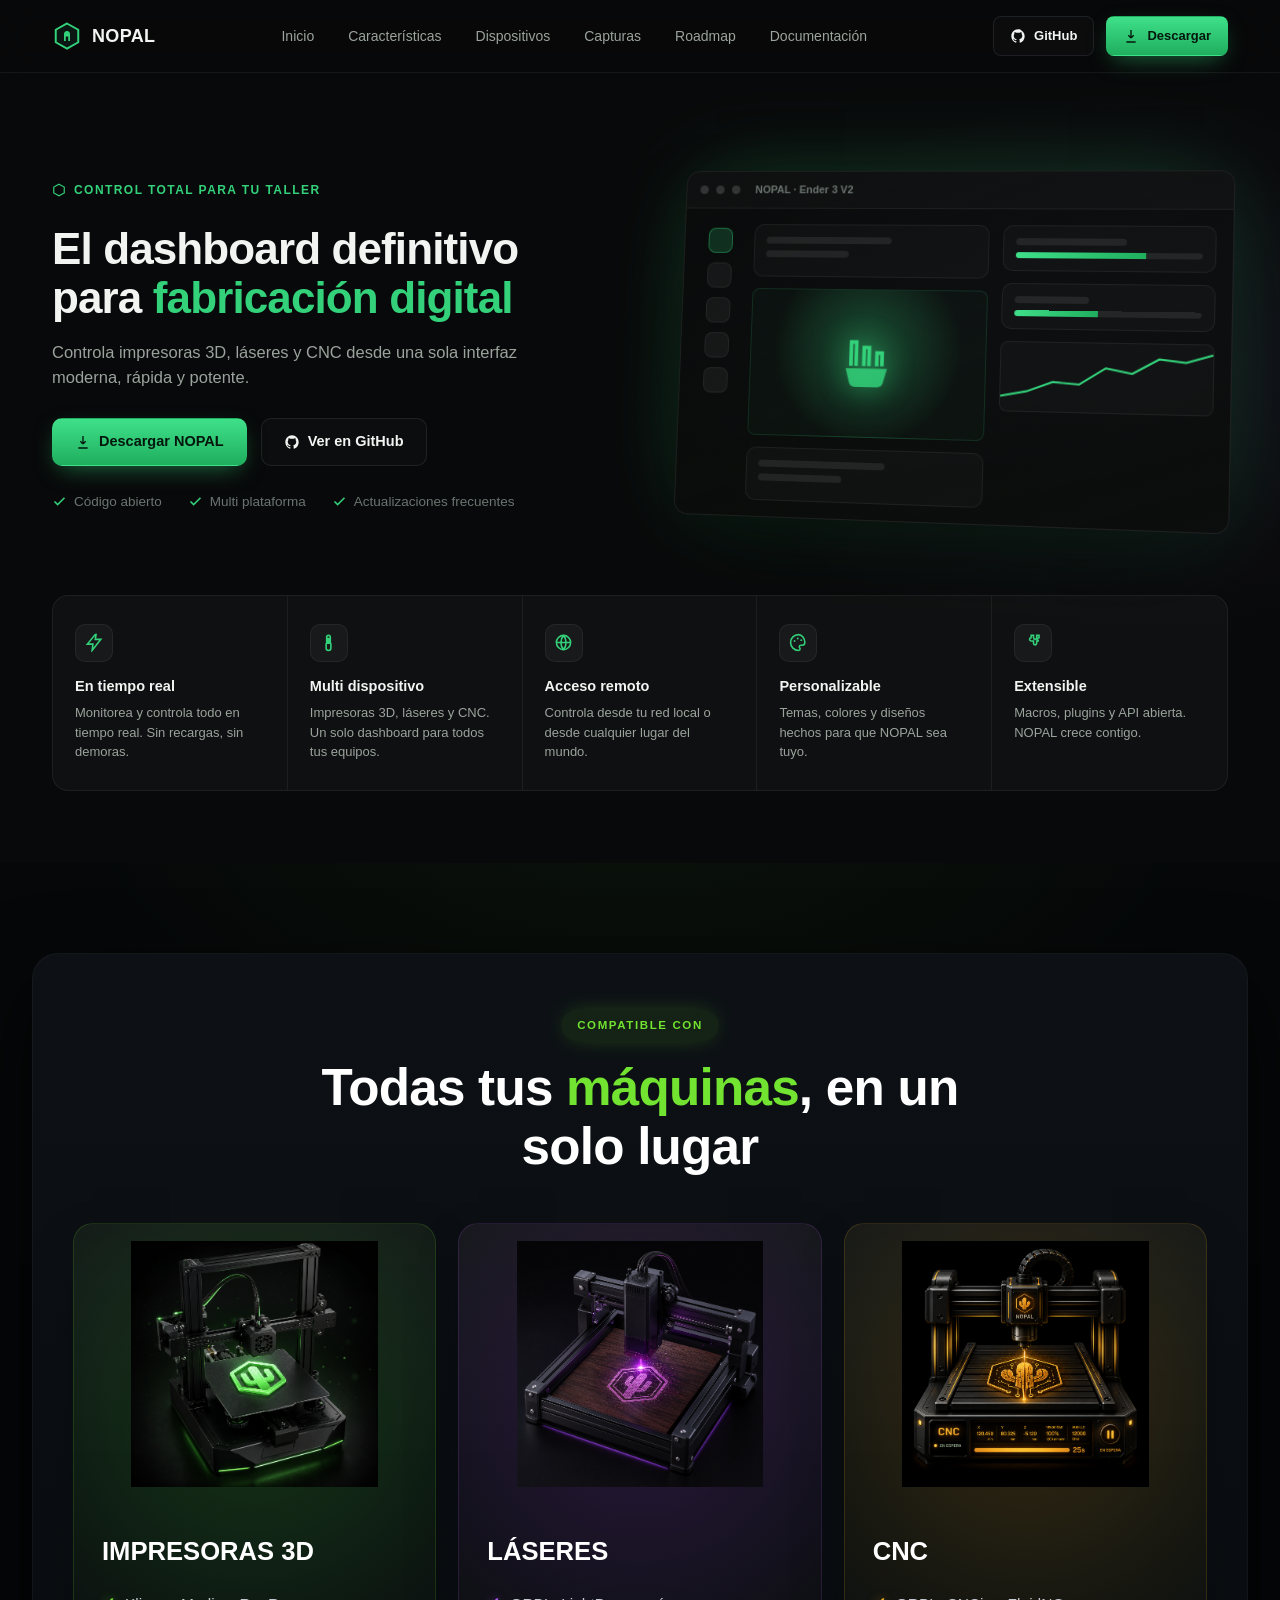
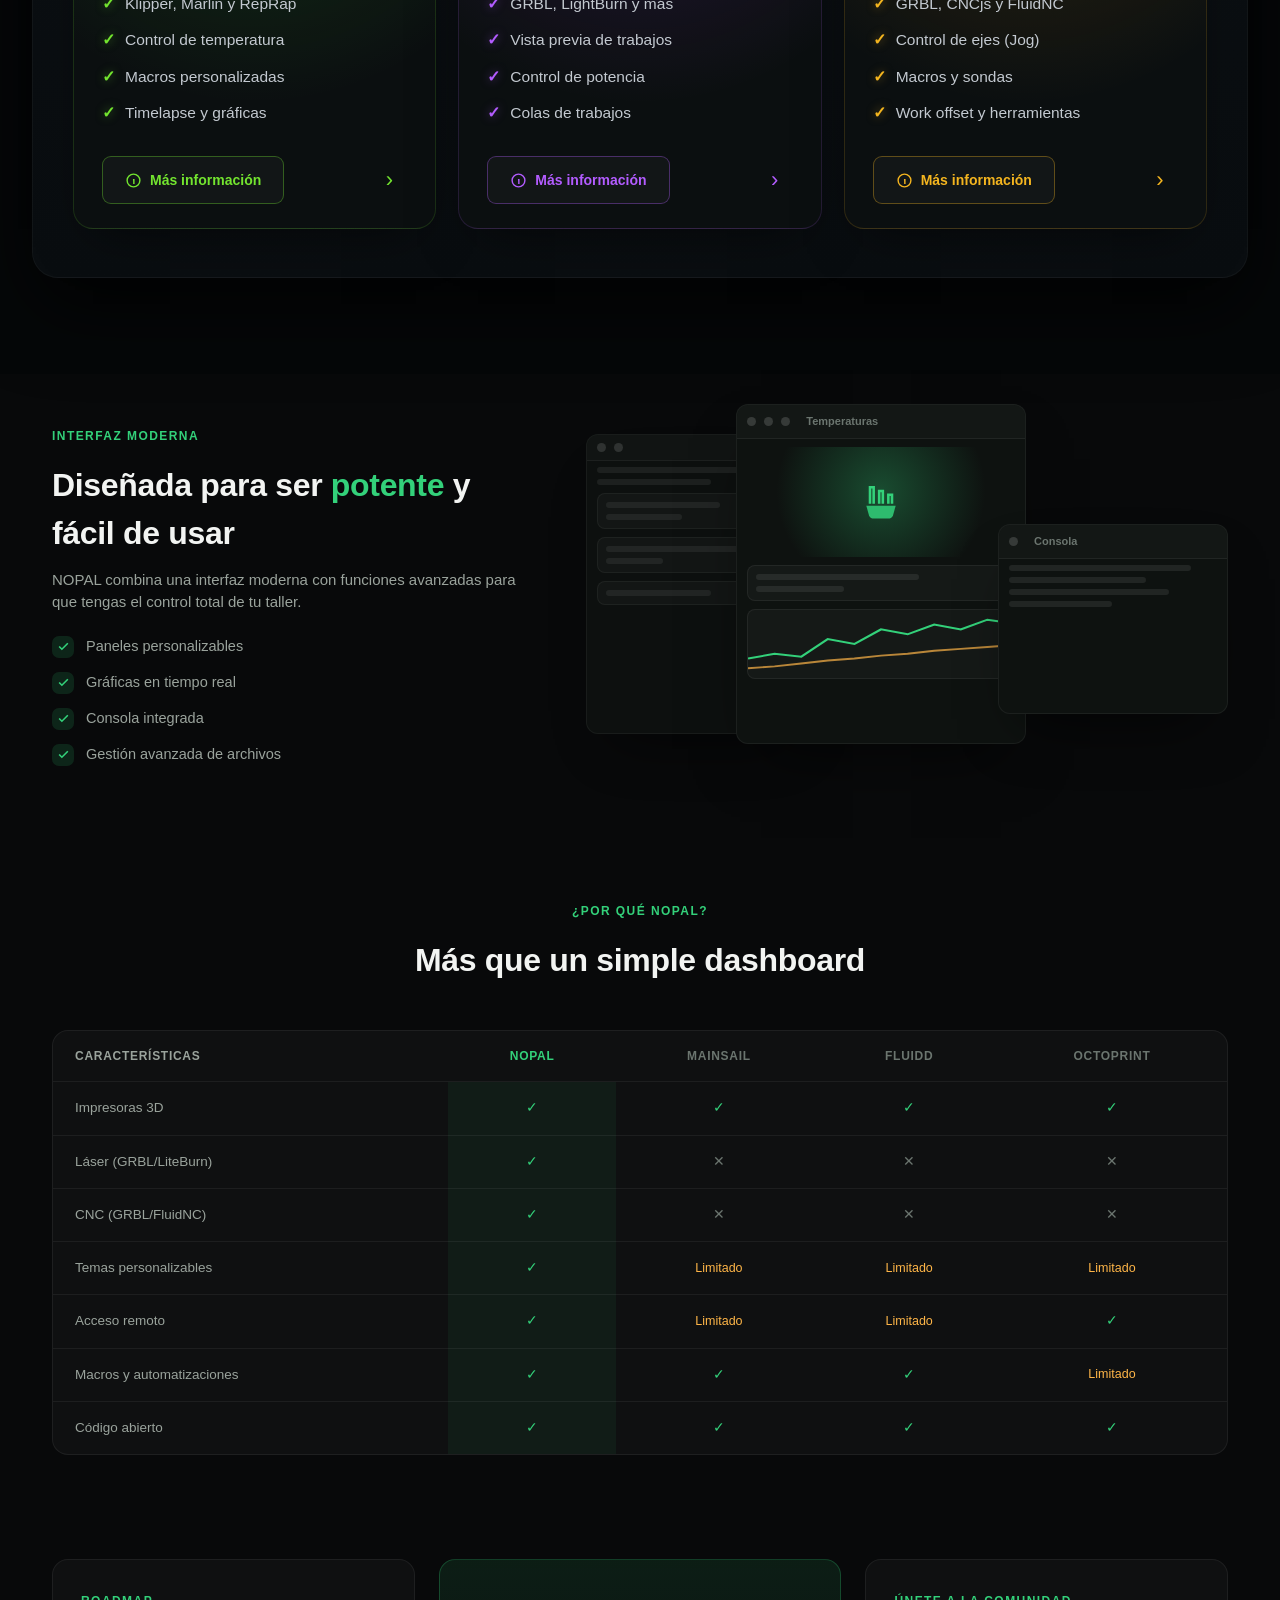
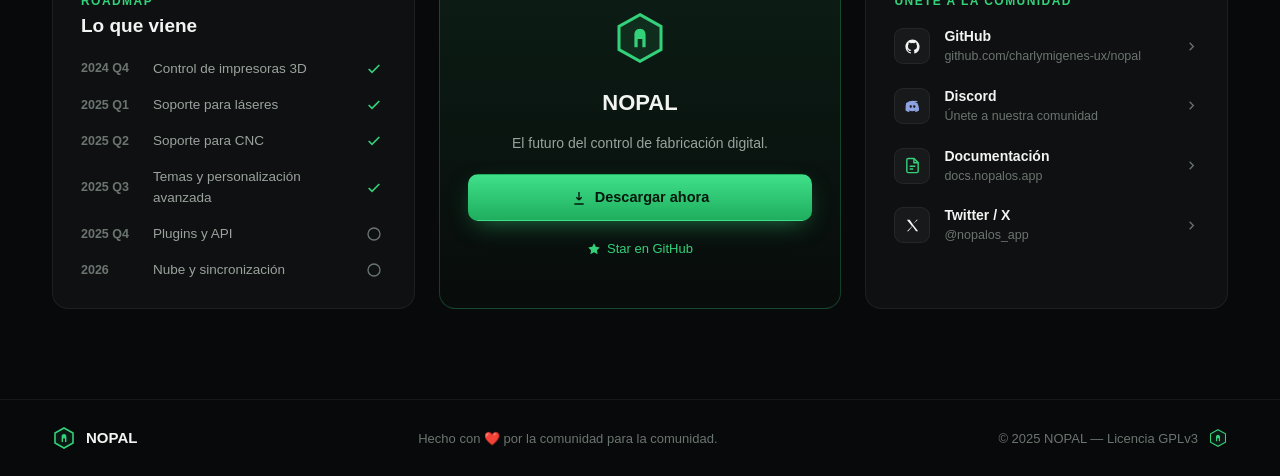
<file: docs/nopal-landing.html>
<!DOCTYPE html>
<html lang="es">
<head>
<meta charset="UTF-8">
<meta name="viewport" content="width=device-width, initial-scale=1.0">
<title>NOPAL — El dashboard definitivo para fabricación digital</title>
<style>
  :root{
    --bg: #08090a;
    --bg-soft: #0c0f0d;
    --card: rgba(255,255,255,0.03);
    --card-solid: #0e1210;
    --border: rgba(255,255,255,0.08);
    --border-soft: rgba(255,255,255,0.06);
    --text: #f2f4f2;
    --text-muted: #9aa39c;
    --text-faint: #6b756f;
    --green: #33d17a;
    --green-soft: #22c55e;
    --green-glow: rgba(51,209,122,0.35);
    --purple: #b478ff;
    --purple-glow: rgba(180,120,255,0.35);
    --orange: #ffb648;
    --orange-glow: rgba(255,182,72,0.35);
    --radius: 16px;
  }

  *{ box-sizing:border-box; margin:0; padding:0; }

  html{ scroll-behavior:smooth; }

  body{
    background:
      radial-gradient(1100px 600px at 15% -10%, rgba(51,209,122,0.10), transparent 60%),
      radial-gradient(900px 500px at 90% 10%, rgba(180,120,255,0.06), transparent 55%),
      var(--bg);
    color:var(--text);
    font-family:"Inter","Segoe UI",-apple-system,BlinkMacSystemFont,Helvetica,Arial,sans-serif;
    line-height:1.5;
    -webkit-font-smoothing:antialiased;
  }

  a{ color:inherit; text-decoration:none; }
  ul{ list-style:none; }
  img,svg{ display:block; }

  .container{ max-width:1240px; margin:0 auto; padding:0 32px; }

  .eyebrow{
    display:inline-flex; align-items:center; gap:8px;
    font-size:12px; font-weight:700; letter-spacing:.12em; text-transform:uppercase;
    color:var(--green);
  }

  /* ---------- Buttons ---------- */
  .btn{
    display:inline-flex; align-items:center; justify-content:center; gap:8px;
    padding:12px 22px; border-radius:10px; font-size:14.5px; font-weight:600;
    border:1px solid transparent; cursor:pointer; white-space:nowrap;
    transition:transform .15s ease, box-shadow .15s ease, background .15s ease, border-color .15s ease;
  }
  .btn svg{ width:16px; height:16px; }
  .btn-primary{
    background:linear-gradient(180deg,#3fe08a,#1fae5e);
    color:#04170c;
    box-shadow:0 8px 24px -8px rgba(51,209,122,0.55);
  }
  .btn-primary:hover{ transform:translateY(-1px); box-shadow:0 12px 28px -8px rgba(51,209,122,0.7); }
  .btn-outline{
    background:rgba(255,255,255,0.02);
    border-color:var(--border);
    color:var(--text);
  }
  .btn-outline:hover{ border-color:rgba(255,255,255,0.25); background:rgba(255,255,255,0.05); }
  .btn-sm{ padding:9px 16px; font-size:13px; border-radius:8px; }
  .btn-block{ width:100%; }

  /* ---------- Nav ---------- */
  header{
    position:sticky; top:0; z-index:50;
    background:rgba(8,9,10,0.75);
    backdrop-filter:blur(14px);
    border-bottom:1px solid var(--border-soft);
  }
  .nav{
    display:flex; align-items:center; justify-content:space-between;
    height:72px;
  }
  .brand{ display:flex; align-items:center; gap:10px; font-weight:800; font-size:18px; letter-spacing:.02em; }
  .brand .logo{ width:30px; height:30px; }
  .nav-links{ display:flex; align-items:center; gap:34px; font-size:14px; color:var(--text-muted); }
  .nav-links a:hover{ color:var(--text); }
  .nav-right{ display:flex; align-items:center; gap:12px; }

  @media (max-width:920px){
    .nav-links{ display:none; }
  }

  /* ---------- Hero ---------- */
  .hero{ padding:96px 0 64px; }
  .hero-grid{
    display:grid; grid-template-columns:1fr 1fr; gap:56px; align-items:center;
  }
  .hero h1{
    font-size:44px; line-height:1.12; font-weight:800; letter-spacing:-0.02em;
    margin:20px 0 18px;
  }
  .hero h1 .accent{ color:var(--green); }
  .hero p.lead{ color:var(--text-muted); font-size:16.5px; max-width:480px; margin-bottom:28px; }
  .hero-actions{ display:flex; gap:14px; margin-bottom:26px; flex-wrap:wrap; }
  .hero-checks{ display:flex; gap:26px; flex-wrap:wrap; color:var(--text-faint); font-size:13.5px; }
  .hero-checks span{ display:flex; align-items:center; gap:7px; }
  .hero-checks svg{ width:15px; height:15px; color:var(--green); flex:none; }

  /* ---------- Mockup (hero visual) ---------- */
  .mockup-wrap{ perspective:1600px; }
  .mockup{
    background:linear-gradient(160deg,#10151222,#0a0d0b);
    border:1px solid var(--border);
    border-radius:14px;
    box-shadow:0 40px 90px -30px rgba(0,0,0,0.7), 0 0 90px -20px var(--green-glow);
    transform:rotateY(-10deg) rotateX(4deg) rotateZ(1deg);
    transform-style:preserve-3d;
    overflow:hidden;
  }
  .mockup-topbar{
    display:flex; align-items:center; gap:8px; padding:10px 14px;
    border-bottom:1px solid var(--border-soft);
    background:rgba(255,255,255,0.02);
  }
  .mockup-dot{ width:9px; height:9px; border-radius:50%; background:rgba(255,255,255,0.15); }
  .mockup-title{ margin-left:8px; font-size:11px; color:var(--text-faint); font-weight:600; }
  .mockup-body{ display:grid; grid-template-columns:44px 1fr 210px; gap:14px; padding:16px; min-height:300px; }
  .mockup-sidebar{ display:flex; flex-direction:column; gap:10px; align-items:center; padding-top:4px; }
  .mockup-sidebar .ico{ width:26px; height:26px; border-radius:8px; background:rgba(255,255,255,0.05); border:1px solid var(--border-soft); }
  .mockup-sidebar .ico.active{ background:rgba(51,209,122,0.18); border-color:rgba(51,209,122,0.4); }
  .mockup-main{ display:flex; flex-direction:column; gap:12px; }
  .mockup-panel{
    background:rgba(255,255,255,0.025); border:1px solid var(--border-soft); border-radius:10px; padding:12px;
  }
  .mockup-panel .ph-line{ height:7px; border-radius:4px; background:rgba(255,255,255,0.08); margin-bottom:7px; }
  .mockup-panel .ph-line.w60{ width:60%; }
  .mockup-panel .ph-line.w40{ width:40%; }
  .mockup-boat{
    height:150px; border-radius:8px;
    background:radial-gradient(circle at 50% 40%, rgba(51,209,122,0.35), rgba(51,209,122,0.03) 65%);
    display:flex; align-items:center; justify-content:center;
    border:1px solid rgba(51,209,122,0.15);
  }
  .mockup-boat svg{ width:64px; height:64px; color:var(--green); filter:drop-shadow(0 0 14px rgba(51,209,122,0.6)); }
  .mockup-side{ display:flex; flex-direction:column; gap:12px; }
  .mockup-bar{ height:6px; border-radius:4px; background:rgba(255,255,255,0.08); overflow:hidden; }
  .mockup-bar > span{ display:block; height:100%; background:linear-gradient(90deg,#3fe08a,#1fae5e); width:70%; }
  .mockup-graph{ height:70px; border-radius:8px; background:rgba(255,255,255,0.025); border:1px solid var(--border-soft); position:relative; overflow:hidden; }
  .mockup-graph svg{ width:100%; height:100%; }

  /* ---------- Features row ---------- */
  .features{ padding:8px 0 72px; }
  .features-card{
    background:var(--card); border:1px solid var(--border-soft); border-radius:var(--radius);
    display:grid; grid-template-columns:repeat(5,1fr);
  }
  .feature{ padding:28px 22px; border-right:1px solid var(--border-soft); }
  .feature:last-child{ border-right:none; }
  .feature .f-icon{
    width:38px; height:38px; border-radius:10px; display:flex; align-items:center; justify-content:center;
    background:rgba(255,255,255,0.04); border:1px solid var(--border-soft); margin-bottom:14px;
  }
  .feature .f-icon svg{ width:19px; height:19px; color:var(--green); }
  .feature h3{ font-size:14.5px; margin-bottom:6px; }
  .feature p{ font-size:13px; color:var(--text-muted); line-height:1.5; }

  @media (max-width:920px){
    .features-card{ grid-template-columns:repeat(2,1fr); }
    .feature{ border-right:none; border-bottom:1px solid var(--border-soft); }
  }

  /* ---------- Section heading ---------- */
  .section-head{ text-align:center; max-width:640px; margin:0 auto 46px; }
  .section-head h2{ font-size:32px; font-weight:800; letter-spacing:-0.01em; margin-top:14px; }
  .section-head h2 .accent{ color:var(--green); }
  .section-head p{ color:var(--text-muted); margin-top:12px; font-size:15px; }
  .section-head.left{ text-align:left; margin:0; }

  /* ---------- Machine compatibility ---------- */
  .machine-compatibility{
    padding:90px 0 96px;
    background:
      radial-gradient(900px 500px at 50% -8%, rgba(113,227,48,0.05), transparent 70%),
      #050708;
  }
  .machine-compatibility .container{ max-width:1500px; }
  .compatibility-shell{
    background:linear-gradient(180deg,#0d1115,#090d10);
    border:1px solid rgba(255,255,255,0.035);
    border-radius:26px;
    padding:56px 40px 48px;
    box-shadow:0 30px 80px rgba(0,0,0,0.65);
  }
  .compatibility-header{ text-align:center; max-width:640px; margin:0 auto 46px; }
  .compatibility-badge{
    display:inline-flex; align-items:center;
    background:rgba(113,227,48,0.08);
    color:#71e330;
    font-size:11.5px; font-weight:700; letter-spacing:.14em; text-transform:uppercase;
    border-radius:999px; padding:7px 16px;
    box-shadow:0 0 24px -8px rgba(113,227,48,0.45);
  }
  .compatibility-header h2{
    color:#fff; font-weight:800; letter-spacing:-0.015em;
    font-size:clamp(32px,4vw,54px); line-height:1.15;
    margin-top:18px;
  }
  .compatibility-header h2 span{ color:#71e330; }

  .machine-grid{ display:grid; grid-template-columns:repeat(3,minmax(0,1fr)); gap:22px; }

  .machine-card{
    position:relative; display:flex; flex-direction:column; min-height:570px;
    background:linear-gradient(180deg, rgba(255,255,255,0.035), rgba(255,255,255,0) 40%), #0b0f10;
    border:1px solid rgba(255,255,255,0.06);
    border-radius:20px; overflow:hidden;
    box-shadow:0 20px 50px -20px rgba(0,0,0,0.6);
    transition:transform .3s ease, border-color .3s ease, box-shadow .3s ease;
  }
  .machine-card:hover{ transform:translateY(-6px); }

  .machine-image-slot{
    position:relative; height:min(50%,280px); min-height:230px;
    display:flex; align-items:center; justify-content:center;
    overflow:hidden;
  }
  .machine-image-slot img{ max-width:82%; max-height:88%; object-fit:contain; transition:transform .3s ease; }
  .machine-card:hover .machine-image-slot img{ transform:scale(1.015); }

  .machine-card--printer{ background:radial-gradient(circle at 50% 30%, rgba(71,255,66,.16), transparent 65%), linear-gradient(180deg, rgba(255,255,255,0.035), rgba(255,255,255,0) 40%), #0b0f10; }
  .machine-card--laser{ background:radial-gradient(circle at 50% 30%, rgba(174,63,255,.18), transparent 65%), linear-gradient(180deg, rgba(255,255,255,0.035), rgba(255,255,255,0) 40%), #0b0f10; }
  .machine-card--cnc{ background:radial-gradient(circle at 50% 30%, rgba(255,176,28,.16), transparent 65%), linear-gradient(180deg, rgba(255,255,255,0.035), rgba(255,255,255,0) 40%), #0b0f10; }

  .machine-card--printer{ border-color:rgba(115,229,47,.15); }
  .machine-card--laser{ border-color:rgba(179,92,255,.15); }
  .machine-card--cnc{ border-color:rgba(244,181,31,.15); }
  .machine-card--printer:hover{ border-color:rgba(115,229,47,.4); box-shadow:0 20px 60px -20px rgba(82,255,58,.28); }
  .machine-card--laser:hover{ border-color:rgba(179,92,255,.4); box-shadow:0 20px 60px -20px rgba(162,62,255,.28); }
  .machine-card--cnc:hover{ border-color:rgba(244,181,31,.4); box-shadow:0 20px 60px -20px rgba(244,181,31,.25); }

  .machine-content{ padding:28px 28px 24px; display:flex; flex-direction:column; gap:16px; flex:1; }
  .machine-content h3{ color:#fff; text-transform:uppercase; font-weight:800; font-size:clamp(22px,2vw,28px); margin-bottom:6px; }
  .machine-content ul{ list-style:none; display:flex; flex-direction:column; gap:13px; margin:0; padding:0; }
  .machine-content li{ display:flex; align-items:flex-start; gap:10px; color:#c3c9d0; font-size:15.5px; line-height:1.5; }
  .machine-content .check{ font-weight:900; flex:none; line-height:1.5; }
  .machine-card--printer .check{ color:#73e52f; text-shadow:0 0 10px rgba(115,229,47,.5); }
  .machine-card--laser .check{ color:#b35cff; text-shadow:0 0 10px rgba(179,92,255,.5); }
  .machine-card--cnc .check{ color:#f4b51f; text-shadow:0 0 10px rgba(244,181,31,.5); }

  .machine-card-footer{ display:flex; align-items:center; justify-content:space-between; margin-top:auto; }

  .machine-info-btn{
    display:inline-flex; align-items:center; gap:8px;
    height:48px; padding:0 22px;
    border-radius:9px; font-size:14px; font-weight:700;
    background:rgba(255,255,255,0.03);
    cursor:pointer; transition:background .2s ease, box-shadow .2s ease;
    font-family:inherit;
  }
  .machine-info-btn svg{ width:17px; height:17px; flex:none; }
  .machine-card--printer .machine-info-btn{ color:#73e52f; border:1px solid rgba(115,229,47,.35); }
  .machine-card--laser .machine-info-btn{ color:#b35cff; border:1px solid rgba(179,92,255,.35); }
  .machine-card--cnc .machine-info-btn{ color:#f4b51f; border:1px solid rgba(244,181,31,.35); }
  .machine-card--printer .machine-info-btn:hover{ background:rgba(115,229,47,.14); box-shadow:0 0 20px -6px rgba(115,229,47,.5); }
  .machine-card--laser .machine-info-btn:hover{ background:rgba(179,92,255,.14); box-shadow:0 0 20px -6px rgba(179,92,255,.5); }
  .machine-card--cnc .machine-info-btn:hover{ background:rgba(244,181,31,.14); box-shadow:0 0 20px -6px rgba(244,181,31,.5); }
  .machine-info-btn:focus-visible, .machine-arrow:focus-visible{ outline:2px solid #fff; outline-offset:2px; }

  .machine-arrow{
    width:36px; height:36px; border:none; background:transparent; cursor:pointer;
    font-size:22px; line-height:1; display:flex; align-items:center; justify-content:center;
    transition:transform .2s ease;
  }
  .machine-card--printer .machine-arrow{ color:#73e52f; }
  .machine-card--laser .machine-arrow{ color:#b35cff; }
  .machine-card--cnc .machine-arrow{ color:#f4b51f; }
  .machine-arrow:hover{ transform:translateX(4px); }

  @media (max-width:980px){
    .machine-grid{ grid-template-columns:repeat(2,1fr); }
    .machine-grid .machine-card:last-child{ grid-column:1 / -1; }
  }
  @media (max-width:640px){
    .compatibility-shell{ padding:40px 20px 32px; border-radius:20px; }
    .machine-grid{ grid-template-columns:1fr; }
    .machine-grid .machine-card:last-child{ grid-column:auto; }
    .machine-card{ min-height:auto; }
    .machine-content{ padding:22px 20px 20px; }
  }

  /* ---------- Interface section ---------- */
  .interface{ padding:20px 0 84px; }
  .interface-grid{ display:grid; grid-template-columns:0.85fr 1.15fr; gap:60px; align-items:center; }
  .interface-list{ display:flex; flex-direction:column; gap:14px; margin-top:22px; }
  .interface-list li{ display:flex; align-items:center; gap:12px; font-size:14.5px; color:var(--text-muted); }
  .interface-list .chk{
    width:22px; height:22px; border-radius:7px; background:rgba(51,209,122,0.14);
    display:flex; align-items:center; justify-content:center; flex:none;
  }
  .interface-list .chk svg{ width:13px; height:13px; color:var(--green); }

  .stack{ position:relative; height:400px; }
  .stack-card{
    position:absolute; background:var(--card-solid); border:1px solid var(--border-soft);
    border-radius:12px; box-shadow:0 30px 60px -25px rgba(0,0,0,0.65); overflow:hidden;
  }
  .stack-card .mockup-topbar{ padding:8px 10px; }
  .stack-a{ width:230px; height:300px; left:0; top:40px; z-index:1; opacity:.85; }
  .stack-b{ width:290px; height:340px; left:150px; top:10px; z-index:2; }
  .stack-c{ width:230px; height:190px; right:0; top:130px; z-index:3; }
  .mini-line{ height:6px; border-radius:3px; background:rgba(255,255,255,0.08); margin:6px 10px; }
  .mini-panel{ margin:8px 10px; padding:8px; border-radius:8px; background:rgba(255,255,255,0.03); border:1px solid var(--border-soft); }
  .mini-boat{ margin:8px 10px; height:110px; border-radius:8px; background:radial-gradient(circle at 50% 40%, rgba(51,209,122,0.3), transparent 70%); display:flex; align-items:center; justify-content:center; }
  .mini-boat svg{ width:44px; height:44px; color:var(--green); }
  .mini-graph{ margin:8px 10px; height:70px; border-radius:8px; background:rgba(255,255,255,0.03); border:1px solid var(--border-soft); }
  .mini-graph svg{ width:100%; height:100%; }

  @media (max-width:920px){
    .interface-grid{ grid-template-columns:1fr; }
    .stack{ height:320px; margin-top:20px; }
  }

  /* ---------- Compare table ---------- */
  .compare{ padding:20px 0 84px; }
  .compare-table-wrap{
    background:var(--card); border:1px solid var(--border-soft); border-radius:var(--radius);
    overflow:hidden; overflow-x:auto;
  }
  table.compare-table{ width:100%; border-collapse:collapse; min-width:640px; }
  .compare-table th, .compare-table td{ padding:16px 22px; text-align:center; font-size:13.5px; border-bottom:1px solid var(--border-soft); }
  .compare-table th:first-child, .compare-table td:first-child{ text-align:left; color:var(--text-muted); }
  .compare-table thead th{ font-size:12px; letter-spacing:.06em; text-transform:uppercase; color:var(--text-faint); font-weight:700; }
  .compare-table thead th.nopal-col{ color:var(--green); }
  .compare-table td.nopal-col{ background:rgba(51,209,122,0.06); }
  .compare-table tbody tr:last-child td{ border-bottom:none; }
  .compare-table .yes{ color:var(--green); }
  .compare-table .no{ color:var(--text-faint); }
  .compare-table .partial{ color:var(--orange); font-size:12.5px; }

  /* ---------- Roadmap / CTA / Community ---------- */
  .bottom{ padding:20px 0 90px; }
  .bottom-grid{ display:grid; grid-template-columns:0.9fr 1fr 0.9fr; gap:24px; align-items:stretch; }
  .panel{
    background:var(--card); border:1px solid var(--border-soft); border-radius:var(--radius); padding:28px;
  }
  .panel h4.eyebrow{ display:block; margin-bottom:6px; }
  .panel h3{ font-size:19px; font-weight:800; margin-bottom:18px; }
  .roadmap-list{ display:flex; flex-direction:column; gap:16px; }
  .roadmap-row{ display:grid; grid-template-columns:60px 1fr 20px; align-items:center; gap:12px; font-size:13.5px; }
  .roadmap-row .q{ color:var(--text-faint); font-weight:700; font-size:12.5px; }
  .roadmap-row .label{ color:var(--text-muted); }
  .roadmap-row svg{ width:16px; height:16px; }
  .roadmap-row.done svg{ color:var(--green); }
  .roadmap-row.pending svg{ color:var(--text-faint); }

  .cta-panel{
    display:flex; flex-direction:column; align-items:center; text-align:center; justify-content:center;
    background:linear-gradient(180deg, rgba(51,209,122,0.10), rgba(51,209,122,0.02));
    border:1px solid rgba(51,209,122,0.25);
    gap:14px;
  }
  .cta-panel .logo-big{ width:56px; height:56px; margin-bottom:6px; }
  .cta-panel h3{ font-size:22px; margin-bottom:0; }
  .cta-panel p{ color:var(--text-muted); font-size:14px; margin-bottom:6px; }
  .cta-panel .btn{ width:100%; }
  .cta-panel .star-link{ font-size:13px; color:var(--green); display:flex; align-items:center; gap:6px; margin-top:4px; }
  .cta-panel .star-link svg{ width:14px; height:14px; }

  .community-list{ display:flex; flex-direction:column; gap:20px; }
  .community-row{ display:flex; align-items:center; gap:14px; }
  .community-row .c-icon{
    width:36px; height:36px; border-radius:9px; background:rgba(255,255,255,0.04); border:1px solid var(--border-soft);
    display:flex; align-items:center; justify-content:center; flex:none;
  }
  .community-row .c-icon svg{ width:17px; height:17px; }
  .community-row .c-text .t1{ font-size:14px; font-weight:700; }
  .community-row .c-text .t2{ font-size:12.5px; color:var(--text-faint); }
  .community-row .go{ margin-left:auto; width:15px; height:15px; color:var(--text-faint); }

  @media (max-width:1000px){ .bottom-grid{ grid-template-columns:1fr; } }

  /* ---------- Footer ---------- */
  footer{ border-top:1px solid var(--border-soft); padding:26px 0; }
  .footer-row{ display:flex; align-items:center; justify-content:space-between; flex-wrap:wrap; gap:12px; }
  .footer-brand{ display:flex; align-items:center; gap:10px; font-weight:700; font-size:15px; }
  .footer-brand svg{ width:24px; height:24px; }
  .footer-mid{ color:var(--text-faint); font-size:13px; }
  .footer-copy{ color:var(--text-faint); font-size:13px; display:flex; align-items:center; gap:10px; }
  .footer-copy svg{ width:20px; height:20px; }

  @media (max-width:640px){
    .hero-grid{ grid-template-columns:1fr; }
    .mockup-wrap{ order:-1; }
    .hero h1{ font-size:32px; }
    .container{ padding:0 20px; }
  }
</style>
</head>
<body>

<!-- ============ NAV ============ -->
<header>
  <div class="container nav">
    <div class="brand">
      <svg class="logo" viewBox="0 0 24 24" fill="none" xmlns="http://www.w3.org/2000/svg">
        <path d="M12 2L21 7V17L12 22L3 17V7L12 2Z" stroke="#33d17a" stroke-width="1.6" fill="rgba(51,209,122,0.08)"/>
        <path d="M12 8c-1.6 0-2.4 1.2-2.4 2.6V16h1.4v-3.6h2V16h1.4v-5.4C14.4 9.2 13.6 8 12 8z" fill="#33d17a"/>
        <circle cx="10.6" cy="9.6" r=".55" fill="#33d17a"/>
        <circle cx="13.4" cy="9.6" r=".55" fill="#33d17a"/>
      </svg>
      NOPAL
    </div>
    <nav class="nav-links">
      <a href="#inicio">Inicio</a>
      <a href="#caracteristicas">Características</a>
      <a href="#dispositivos">Dispositivos</a>
      <a href="#capturas">Capturas</a>
      <a href="#roadmap">Roadmap</a>
      <a href="#documentacion">Documentación</a>
    </nav>
    <div class="nav-right">
      <a class="btn btn-outline btn-sm" href="https://github.com/charlymigenes-ux/nopal" target="_blank" rel="noopener">
        <svg viewBox="0 0 24 24" fill="currentColor"><path d="M12 2C6.48 2 2 6.58 2 12.25c0 4.53 2.87 8.37 6.84 9.73.5.1.68-.22.68-.49 0-.24-.01-1.04-.01-1.88-2.78.62-3.37-1.21-3.37-1.21-.46-1.2-1.11-1.52-1.11-1.52-.91-.63.07-.62.07-.62 1 .07 1.53 1.05 1.53 1.05.89 1.56 2.34 1.11 2.91.85.09-.66.35-1.11.63-1.37-2.22-.26-4.56-1.14-4.56-5.06 0-1.12.39-2.03 1.03-2.75-.1-.26-.45-1.31.1-2.72 0 0 .84-.28 2.75 1.05a9.3 9.3 0 0 1 5 0c1.91-1.33 2.75-1.05 2.75-1.05.55 1.41.2 2.46.1 2.72.64.72 1.03 1.63 1.03 2.75 0 3.93-2.34 4.79-4.57 5.05.36.32.68.94.68 1.9 0 1.37-.01 2.47-.01 2.81 0 .27.18.6.69.49A10.26 10.26 0 0 0 22 12.25C22 6.58 17.52 2 12 2z"/></svg>
        GitHub
      </a>
      <a class="btn btn-primary btn-sm" href="#descargar">
        <svg viewBox="0 0 24 24" fill="none" stroke="currentColor" stroke-width="2"><path d="M12 3v12m0 0l-4-4m4 4l4-4M5 21h14"/></svg>
        Descargar
      </a>
    </div>
  </div>
</header>

<!-- ============ HERO ============ -->
<section class="hero" id="inicio">
  <div class="container hero-grid">
    <div>
      <span class="eyebrow">
        <svg width="14" height="14" viewBox="0 0 24 24" fill="none" stroke="currentColor" stroke-width="2"><path d="M12 2L21 7V17L12 22L3 17V7L12 2Z"/></svg>
        CONTROL TOTAL PARA TU TALLER
      </span>
      <h1>El dashboard definitivo<br>para <span class="accent">fabricación digital</span></h1>
      <p class="lead">Controla impresoras 3D, láseres y CNC desde una sola interfaz moderna, rápida y potente.</p>
      <div class="hero-actions">
        <a class="btn btn-primary" href="#descargar">
          <svg viewBox="0 0 24 24" fill="none" stroke="currentColor" stroke-width="2"><path d="M12 3v12m0 0l-4-4m4 4l4-4M5 21h14"/></svg>
          Descargar NOPAL
        </a>
        <a class="btn btn-outline" href="https://github.com/charlymigenes-ux/nopal" target="_blank" rel="noopener">
          <svg viewBox="0 0 24 24" fill="currentColor"><path d="M12 2C6.48 2 2 6.58 2 12.25c0 4.53 2.87 8.37 6.84 9.73.5.1.68-.22.68-.49 0-.24-.01-1.04-.01-1.88-2.78.62-3.37-1.21-3.37-1.21-.46-1.2-1.11-1.52-1.11-1.52-.91-.63.07-.62.07-.62 1 .07 1.53 1.05 1.53 1.05.89 1.56 2.34 1.11 2.91.85.09-.66.35-1.11.63-1.37-2.22-.26-4.56-1.14-4.56-5.06 0-1.12.39-2.03 1.03-2.75-.1-.26-.45-1.31.1-2.72 0 0 .84-.28 2.75 1.05a9.3 9.3 0 0 1 5 0c1.91-1.33 2.75-1.05 2.75-1.05.55 1.41.2 2.46.1 2.72.64.72 1.03 1.63 1.03 2.75 0 3.93-2.34 4.79-4.57 5.05.36.32.68.94.68 1.9 0 1.37-.01 2.47-.01 2.81 0 .27.18.6.69.49A10.26 10.26 0 0 0 22 12.25C22 6.58 17.52 2 12 2z"/></svg>
          Ver en GitHub
        </a>
      </div>
      <div class="hero-checks">
        <span><svg viewBox="0 0 24 24" fill="none" stroke="currentColor" stroke-width="2.5"><path d="M20 6L9 17l-5-5"/></svg>Código abierto</span>
        <span><svg viewBox="0 0 24 24" fill="none" stroke="currentColor" stroke-width="2.5"><path d="M20 6L9 17l-5-5"/></svg>Multi plataforma</span>
        <span><svg viewBox="0 0 24 24" fill="none" stroke="currentColor" stroke-width="2.5"><path d="M20 6L9 17l-5-5"/></svg>Actualizaciones frecuentes</span>
      </div>
    </div>

    <div class="mockup-wrap">
      <div class="mockup">
        <div class="mockup-topbar">
          <span class="mockup-dot"></span><span class="mockup-dot"></span><span class="mockup-dot"></span>
          <span class="mockup-title">NOPAL · Ender 3 V2</span>
        </div>
        <div class="mockup-body">
          <div class="mockup-sidebar">
            <div class="ico active"></div>
            <div class="ico"></div>
            <div class="ico"></div>
            <div class="ico"></div>
            <div class="ico"></div>
          </div>
          <div class="mockup-main">
            <div class="mockup-panel">
              <div class="ph-line w60"></div>
              <div class="ph-line w40"></div>
            </div>
            <div class="mockup-boat">
              <svg viewBox="0 0 24 24" fill="currentColor"><path d="M4 14l1.5 5.5C6 20.7 7 21 8 21h8c1 0 2-.3 2.5-1.5L20 14H4z" opacity=".85"/><path d="M6 13V4h2v9M11 13V6h2v7M16 13V8h2v5" stroke="currentColor" stroke-width="1.4" fill="none"/></svg>
            </div>
            <div class="mockup-panel">
              <div class="ph-line w60"></div>
              <div class="ph-line w40"></div>
            </div>
          </div>
          <div class="mockup-side">
            <div class="mockup-panel">
              <div class="ph-line w60"></div>
              <div class="mockup-bar"><span></span></div>
            </div>
            <div class="mockup-panel">
              <div class="ph-line w40"></div>
              <div class="mockup-bar"><span style="width:45%"></span></div>
            </div>
            <div class="mockup-graph">
              <svg viewBox="0 0 200 70" preserveAspectRatio="none">
                <polyline points="0,55 25,50 50,40 75,42 100,25 125,30 150,15 175,18 200,10" fill="none" stroke="#33d17a" stroke-width="2"/>
              </svg>
            </div>
          </div>
        </div>
      </div>
    </div>
  </div>
</section>

<!-- ============ FEATURES ROW ============ -->
<section class="features" id="caracteristicas">
  <div class="container">
    <div class="features-card">
      <div class="feature">
        <div class="f-icon"><svg viewBox="0 0 24 24" fill="none" stroke="currentColor" stroke-width="2"><path d="M13 2L3 14h7l-1 8 11-14h-7l1-6z"/></svg></div>
        <h3>En tiempo real</h3>
        <p>Monitorea y controla todo en tiempo real. Sin recargas, sin demoras.</p>
      </div>
      <div class="feature">
        <div class="f-icon"><svg viewBox="0 0 24 24" fill="none" stroke="currentColor" stroke-width="2"><path d="M12 3c-1.5 0-2.3 1.1-2.3 2.4V13h1.3v-6h2v6h1.3V5.4C14.3 4.1 13.5 3 12 3zM9 13v6a3 3 0 003 3 3 3 0 003-3v-6"/></svg></div>
        <h3>Multi dispositivo</h3>
        <p>Impresoras 3D, láseres y CNC. Un solo dashboard para todos tus equipos.</p>
      </div>
      <div class="feature">
        <div class="f-icon"><svg viewBox="0 0 24 24" fill="none" stroke="currentColor" stroke-width="2"><circle cx="12" cy="12" r="9"/><path d="M3 12h18M12 3a14 14 0 010 18M12 3a14 14 0 000 18"/></svg></div>
        <h3>Acceso remoto</h3>
        <p>Controla desde tu red local o desde cualquier lugar del mundo.</p>
      </div>
      <div class="feature">
        <div class="f-icon"><svg viewBox="0 0 24 24" fill="none" stroke="currentColor" stroke-width="2"><path d="M12 2a10 10 0 100 20c1.1 0 2-.9 2-2 0-.5-.2-1-.5-1.3-.3-.4-.5-.8-.5-1.2 0-1.1.9-2 2-2h1.5c1.9 0 3.5-1.6 3.5-3.5C20 6.9 16.4 2 12 2z"/><circle cx="7" cy="10" r="1.2" fill="currentColor" stroke="none"/><circle cx="11" cy="7" r="1.2" fill="currentColor" stroke="none"/><circle cx="15.5" cy="9" r="1.2" fill="currentColor" stroke="none"/></svg></div>
        <h3>Personalizable</h3>
        <p>Temas, colores y diseños hechos para que NOPAL sea tuyo.</p>
      </div>
      <div class="feature">
        <div class="f-icon"><svg viewBox="0 0 24 24" fill="none" stroke="currentColor" stroke-width="2"><path d="M9 3h3v3a2 2 0 004 0V3h3v3a2 2 0 000 4h-3v3a2 2 0 01-4 0v-3H9a2 2 0 010-4h0z"/></svg></div>
        <h3>Extensible</h3>
        <p>Macros, plugins y API abierta. NOPAL crece contigo.</p>
      </div>
    </div>
  </div>
</section>

<!-- ============ MACHINE COMPATIBILITY ============ -->
<section class="machine-compatibility" id="dispositivos">
  <div class="container">
    <div class="compatibility-shell">

      <div class="compatibility-header">
        <span class="compatibility-badge">COMPATIBLE CON</span>
        <h2>Todas tus <span>máquinas</span>, en un solo lugar</h2>
      </div>

      <div class="machine-grid">

        <article class="machine-card machine-card--printer">
          <div class="machine-image-slot">
            <img src="assets/img/verde.png" alt="Impresora 3D con NOPAL">
          </div>
          <div class="machine-content">
            <h3>IMPRESORAS 3D</h3>
            <ul>
              <li><span class="check">✓</span><span>Klipper, Marlin y RepRap</span></li>
              <li><span class="check">✓</span><span>Control de temperatura</span></li>
              <li><span class="check">✓</span><span>Macros personalizadas</span></li>
              <li><span class="check">✓</span><span>Timelapse y gráficas</span></li>
            </ul>
            <div class="machine-card-footer">
              <button type="button" class="machine-info-btn">
                <svg viewBox="0 0 24 24" fill="none" stroke="currentColor" stroke-width="2" aria-hidden="true"><circle cx="12" cy="12" r="9"/><path d="M12 7.5h.01M11.25 11h1.25v5h1"/></svg>
                Más información
              </button>
              <button type="button" class="machine-arrow" aria-label="Ver más sobre impresoras 3D">›</button>
            </div>
          </div>
        </article>

        <article class="machine-card machine-card--laser">
          <div class="machine-image-slot">
            <img src="assets/img/purple.png" alt="Láser NOPAL">
          </div>
          <div class="machine-content">
            <h3>LÁSERES</h3>
            <ul>
              <li><span class="check">✓</span><span>GRBL, LightBurn y más</span></li>
              <li><span class="check">✓</span><span>Vista previa de trabajos</span></li>
              <li><span class="check">✓</span><span>Control de potencia</span></li>
              <li><span class="check">✓</span><span>Colas de trabajos</span></li>
            </ul>
            <div class="machine-card-footer">
              <button type="button" class="machine-info-btn">
                <svg viewBox="0 0 24 24" fill="none" stroke="currentColor" stroke-width="2" aria-hidden="true"><circle cx="12" cy="12" r="9"/><path d="M12 7.5h.01M11.25 11h1.25v5h1"/></svg>
                Más información
              </button>
              <button type="button" class="machine-arrow" aria-label="Ver más sobre láseres">›</button>
            </div>
          </div>
        </article>

        <article class="machine-card machine-card--cnc">
          <div class="machine-image-slot">
            <img src="assets/img/cncespera.png" alt="CNC con NOPAL">
          </div>
          <div class="machine-content">
            <h3>CNC</h3>
            <ul>
              <li><span class="check">✓</span><span>GRBL, CNCjs y FluidNC</span></li>
              <li><span class="check">✓</span><span>Control de ejes (Jog)</span></li>
              <li><span class="check">✓</span><span>Macros y sondas</span></li>
              <li><span class="check">✓</span><span>Work offset y herramientas</span></li>
            </ul>
            <div class="machine-card-footer">
              <button type="button" class="machine-info-btn">
                <svg viewBox="0 0 24 24" fill="none" stroke="currentColor" stroke-width="2" aria-hidden="true"><circle cx="12" cy="12" r="9"/><path d="M12 7.5h.01M11.25 11h1.25v5h1"/></svg>
                Más información
              </button>
              <button type="button" class="machine-arrow" aria-label="Ver más sobre CNC">›</button>
            </div>
          </div>
        </article>

      </div>
    </div>
  </div>
</section>

<!-- ============ INTERFACE ============ -->
<section class="interface" id="capturas">
  <div class="container interface-grid">
    <div>
      <span class="eyebrow">INTERFAZ MODERNA</span>
      <div class="section-head left">
        <h2>Diseñada para ser <span class="accent">potente</span> y fácil de usar</h2>
        <p>NOPAL combina una interfaz moderna con funciones avanzadas para que tengas el control total de tu taller.</p>
      </div>
      <ul class="interface-list">
        <li><span class="chk"><svg viewBox="0 0 24 24" fill="none" stroke="currentColor" stroke-width="3"><path d="M20 6L9 17l-5-5"/></svg></span>Paneles personalizables</li>
        <li><span class="chk"><svg viewBox="0 0 24 24" fill="none" stroke="currentColor" stroke-width="3"><path d="M20 6L9 17l-5-5"/></svg></span>Gráficas en tiempo real</li>
        <li><span class="chk"><svg viewBox="0 0 24 24" fill="none" stroke="currentColor" stroke-width="3"><path d="M20 6L9 17l-5-5"/></svg></span>Consola integrada</li>
        <li><span class="chk"><svg viewBox="0 0 24 24" fill="none" stroke="currentColor" stroke-width="3"><path d="M20 6L9 17l-5-5"/></svg></span>Gestión avanzada de archivos</li>
      </ul>
    </div>

    <div class="stack">
      <div class="stack-card stack-a">
        <div class="mockup-topbar"><span class="mockup-dot"></span><span class="mockup-dot"></span></div>
        <div class="mini-line" style="width:70%"></div>
        <div class="mini-line" style="width:50%"></div>
        <div class="mini-panel"><div class="mini-line" style="width:60%;margin:0 0 6px"></div><div class="mini-line" style="width:40%;margin:0"></div></div>
        <div class="mini-panel"><div class="mini-line" style="width:80%;margin:0 0 6px"></div><div class="mini-line" style="width:30%;margin:0"></div></div>
        <div class="mini-panel"><div class="mini-line" style="width:55%;margin:0"></div></div>
      </div>
      <div class="stack-card stack-b">
        <div class="mockup-topbar"><span class="mockup-dot"></span><span class="mockup-dot"></span><span class="mockup-dot"></span><span class="mockup-title">Temperaturas</span></div>
        <div class="mini-boat">
          <svg viewBox="0 0 24 24" fill="currentColor"><path d="M4 14l1.5 5.5C6 20.7 7 21 8 21h8c1 0 2-.3 2.5-1.5L20 14H4z" opacity=".85"/><path d="M6 13V4h2v9M11 13V6h2v7M16 13V8h2v5" stroke="currentColor" stroke-width="1.4" fill="none"/></svg>
        </div>
        <div class="mini-panel"><div class="mini-line" style="width:65%;margin:0 0 6px"></div><div class="mini-line" style="width:35%;margin:0"></div></div>
        <div class="mini-graph">
          <svg viewBox="0 0 200 70" preserveAspectRatio="none">
            <polyline points="0,50 20,45 40,48 60,30 80,35 100,20 120,25 140,15 160,20 180,10 200,14" fill="none" stroke="#33d17a" stroke-width="2"/>
            <polyline points="0,60 20,58 40,55 60,52 80,50 100,47 120,45 140,42 160,40 180,38 200,36" fill="none" stroke="#ffb648" stroke-width="2" opacity=".7"/>
          </svg>
        </div>
      </div>
      <div class="stack-card stack-c">
        <div class="mockup-topbar"><span class="mockup-dot"></span><span class="mockup-title">Consola</span></div>
        <div class="mini-line" style="width:80%"></div>
        <div class="mini-line" style="width:60%"></div>
        <div class="mini-line" style="width:70%"></div>
        <div class="mini-line" style="width:45%"></div>
      </div>
    </div>
  </div>
</section>

<!-- ============ COMPARE TABLE ============ -->
<section class="compare">
  <div class="container">
    <div class="section-head">
      <span class="eyebrow">¿POR QUÉ NOPAL?</span>
      <h2>Más que un simple dashboard</h2>
    </div>

    <div class="compare-table-wrap">
      <table class="compare-table">
        <thead>
          <tr>
            <th>Características</th>
            <th class="nopal-col">NOPAL</th>
            <th>Mainsail</th>
            <th>Fluidd</th>
            <th>OctoPrint</th>
          </tr>
        </thead>
        <tbody>
          <tr>
            <td>Impresoras 3D</td>
            <td class="nopal-col yes">✓</td>
            <td class="yes">✓</td>
            <td class="yes">✓</td>
            <td class="yes">✓</td>
          </tr>
          <tr>
            <td>Láser (GRBL/LiteBurn)</td>
            <td class="nopal-col yes">✓</td>
            <td class="no">✕</td>
            <td class="no">✕</td>
            <td class="no">✕</td>
          </tr>
          <tr>
            <td>CNC (GRBL/FluidNC)</td>
            <td class="nopal-col yes">✓</td>
            <td class="no">✕</td>
            <td class="no">✕</td>
            <td class="no">✕</td>
          </tr>
          <tr>
            <td>Temas personalizables</td>
            <td class="nopal-col yes">✓</td>
            <td class="partial">Limitado</td>
            <td class="partial">Limitado</td>
            <td class="partial">Limitado</td>
          </tr>
          <tr>
            <td>Acceso remoto</td>
            <td class="nopal-col yes">✓</td>
            <td class="partial">Limitado</td>
            <td class="partial">Limitado</td>
            <td class="yes">✓</td>
          </tr>
          <tr>
            <td>Macros y automatizaciones</td>
            <td class="nopal-col yes">✓</td>
            <td class="yes">✓</td>
            <td class="yes">✓</td>
            <td class="partial">Limitado</td>
          </tr>
          <tr>
            <td>Código abierto</td>
            <td class="nopal-col yes">✓</td>
            <td class="yes">✓</td>
            <td class="yes">✓</td>
            <td class="yes">✓</td>
          </tr>
        </tbody>
      </table>
    </div>
  </div>
</section>

<!-- ============ ROADMAP / CTA / COMMUNITY ============ -->
<section class="bottom" id="roadmap">
  <div class="container bottom-grid">
    <div class="panel">
      <span class="eyebrow">ROADMAP</span>
      <h3>Lo que viene</h3>
      <div class="roadmap-list">
        <div class="roadmap-row done">
          <span class="q">2024 Q4</span><span class="label">Control de impresoras 3D</span>
          <svg viewBox="0 0 24 24" fill="none" stroke="currentColor" stroke-width="2.5"><path d="M20 6L9 17l-5-5"/></svg>
        </div>
        <div class="roadmap-row done">
          <span class="q">2025 Q1</span><span class="label">Soporte para láseres</span>
          <svg viewBox="0 0 24 24" fill="none" stroke="currentColor" stroke-width="2.5"><path d="M20 6L9 17l-5-5"/></svg>
        </div>
        <div class="roadmap-row done">
          <span class="q">2025 Q2</span><span class="label">Soporte para CNC</span>
          <svg viewBox="0 0 24 24" fill="none" stroke="currentColor" stroke-width="2.5"><path d="M20 6L9 17l-5-5"/></svg>
        </div>
        <div class="roadmap-row done">
          <span class="q">2025 Q3</span><span class="label">Temas y personalización avanzada</span>
          <svg viewBox="0 0 24 24" fill="none" stroke="currentColor" stroke-width="2.5"><path d="M20 6L9 17l-5-5"/></svg>
        </div>
        <div class="roadmap-row pending">
          <span class="q">2025 Q4</span><span class="label">Plugins y API</span>
          <svg viewBox="0 0 24 24" fill="none" stroke="currentColor" stroke-width="2"><circle cx="12" cy="12" r="9"/></svg>
        </div>
        <div class="roadmap-row pending">
          <span class="q">2026</span><span class="label">Nube y sincronización</span>
          <svg viewBox="0 0 24 24" fill="none" stroke="currentColor" stroke-width="2"><circle cx="12" cy="12" r="9"/></svg>
        </div>
      </div>
    </div>

    <div class="panel cta-panel" id="descargar">
      <svg class="logo-big" viewBox="0 0 24 24" fill="none" xmlns="http://www.w3.org/2000/svg">
        <path d="M12 2L21 7V17L12 22L3 17V7L12 2Z" stroke="#33d17a" stroke-width="1.3" fill="rgba(51,209,122,0.1)"/>
        <path d="M12 8c-1.6 0-2.4 1.2-2.4 2.6V16h1.4v-3.6h2V16h1.4v-5.4C14.4 9.2 13.6 8 12 8z" fill="#33d17a"/>
        <circle cx="10.6" cy="9.6" r=".55" fill="#33d17a"/>
        <circle cx="13.4" cy="9.6" r=".55" fill="#33d17a"/>
      </svg>
      <h3>NOPAL</h3>
      <p>El futuro del control de fabricación digital.</p>
      <a class="btn btn-primary btn-block" href="#">
        <svg viewBox="0 0 24 24" fill="none" stroke="currentColor" stroke-width="2"><path d="M12 3v12m0 0l-4-4m4 4l4-4M5 21h14"/></svg>
        Descargar ahora
      </a>
      <a class="star-link" href="https://github.com/charlymigenes-ux/nopal" target="_blank" rel="noopener">
        <svg viewBox="0 0 24 24" fill="currentColor"><path d="M12 2l3.09 6.26L22 9.27l-5 4.87L18.18 21 12 17.77 5.82 21 7 14.14 2 9.27l6.91-1.01L12 2z"/></svg>
        Star en GitHub
      </a>
    </div>

    <div class="panel" id="documentacion">
      <span class="eyebrow">ÚNETE A LA COMUNIDAD</span>
      <div class="community-list" style="margin-top:14px;">
        <div class="community-row">
          <div class="c-icon">
            <svg viewBox="0 0 24 24" fill="currentColor" style="color:var(--text)"><path d="M12 2C6.48 2 2 6.58 2 12.25c0 4.53 2.87 8.37 6.84 9.73.5.1.68-.22.68-.49 0-.24-.01-1.04-.01-1.88-2.78.62-3.37-1.21-3.37-1.21-.46-1.2-1.11-1.52-1.11-1.52-.91-.63.07-.62.07-.62 1 .07 1.53 1.05 1.53 1.05.89 1.56 2.34 1.11 2.91.85.09-.66.35-1.11.63-1.37-2.22-.26-4.56-1.14-4.56-5.06 0-1.12.39-2.03 1.03-2.75-.1-.26-.45-1.31.1-2.72 0 0 .84-.28 2.75 1.05a9.3 9.3 0 0 1 5 0c1.91-1.33 2.75-1.05 2.75-1.05.55 1.41.2 2.46.1 2.72.64.72 1.03 1.63 1.03 2.75 0 3.93-2.34 4.79-4.57 5.05.36.32.68.94.68 1.9 0 1.37-.01 2.47-.01 2.81 0 .27.18.6.69.49A10.26 10.26 0 0 0 22 12.25C22 6.58 17.52 2 12 2z"/></svg>
          </div>
          <div class="c-text">
            <div class="t1">GitHub</div>
            <div class="t2">github.com/charlymigenes-ux/nopal</div>
          </div>
          <svg class="go" viewBox="0 0 24 24" fill="none" stroke="currentColor" stroke-width="2"><path d="M9 6l6 6-6 6"/></svg>
        </div>
        <div class="community-row">
          <div class="c-icon">
            <svg viewBox="0 0 24 24" fill="currentColor" style="color:#8ea1e1"><path d="M20 6.5a17 17 0 00-4.2-1.3l-.2.4a13 13 0 014 1.5A16 16 0 003 8.6c-.7 3.5-1 7-.7 10.5A16 16 0 007 21.3l.9-1.3a10 10 0 01-1.7-.8l.4-.3c3.3 1.5 6.9 1.5 10.2 0l.4.3c-.5.3-1.1.6-1.7.8l.9 1.3a16 16 0 004.7-2.2c.4-4-.6-7.4-2.3-10.5-1-.6-2-1-3.1-1.3zM9.5 15.3c-.9 0-1.6-.8-1.6-1.8s.7-1.8 1.6-1.8 1.7.8 1.6 1.8c0 1-.7 1.8-1.6 1.8zm5 0c-.9 0-1.6-.8-1.6-1.8s.7-1.8 1.6-1.8 1.6.8 1.6 1.8-.7 1.8-1.6 1.8z"/></svg>
          </div>
          <div class="c-text">
            <div class="t1">Discord</div>
            <div class="t2">Únete a nuestra comunidad</div>
          </div>
          <svg class="go" viewBox="0 0 24 24" fill="none" stroke="currentColor" stroke-width="2"><path d="M9 6l6 6-6 6"/></svg>
        </div>
        <div class="community-row">
          <div class="c-icon">
            <svg viewBox="0 0 24 24" fill="none" stroke="var(--green)" stroke-width="2"><path d="M14 2H6a2 2 0 00-2 2v16a2 2 0 002 2h12a2 2 0 002-2V8z"/><path d="M14 2v6h6M8 13h8M8 17h5"/></svg>
          </div>
          <div class="c-text">
            <div class="t1">Documentación</div>
            <div class="t2">docs.nopalos.app</div>
          </div>
          <svg class="go" viewBox="0 0 24 24" fill="none" stroke="currentColor" stroke-width="2"><path d="M9 6l6 6-6 6"/></svg>
        </div>
        <div class="community-row">
          <div class="c-icon">
            <svg viewBox="0 0 24 24" fill="currentColor" style="color:var(--text)"><path d="M4 4l7.4 9.2L4.2 20H6l6-6.8L17 20h3l-7.7-9.6L19.6 4H18l-5.6 6.3L8 4H4z"/></svg>
          </div>
          <div class="c-text">
            <div class="t1">Twitter / X</div>
            <div class="t2">@nopalos_app</div>
          </div>
          <svg class="go" viewBox="0 0 24 24" fill="none" stroke="currentColor" stroke-width="2"><path d="M9 6l6 6-6 6"/></svg>
        </div>
      </div>
    </div>
  </div>
</section>

<!-- ============ FOOTER ============ -->
<footer>
  <div class="container footer-row">
    <div class="footer-brand">
      <svg viewBox="0 0 24 24" fill="none" xmlns="http://www.w3.org/2000/svg">
        <path d="M12 2L21 7V17L12 22L3 17V7L12 2Z" stroke="#33d17a" stroke-width="1.6" fill="rgba(51,209,122,0.08)"/>
        <path d="M12 8c-1.6 0-2.4 1.2-2.4 2.6V16h1.4v-3.6h2V16h1.4v-5.4C14.4 9.2 13.6 8 12 8z" fill="#33d17a"/>
      </svg>
      NOPAL
    </div>
    <div class="footer-mid">Hecho con ❤️ por la comunidad para la comunidad.</div>
    <div class="footer-copy">
      © 2025 NOPAL — Licencia GPLv3
      <svg viewBox="0 0 24 24" fill="none" xmlns="http://www.w3.org/2000/svg">
        <path d="M12 2L21 7V17L12 22L3 17V7L12 2Z" stroke="#33d17a" stroke-width="1.3" fill="rgba(51,209,122,0.08)"/>
        <path d="M12 8c-1.6 0-2.4 1.2-2.4 2.6V16h1.4v-3.6h2V16h1.4v-5.4C14.4 9.2 13.6 8 12 8z" fill="#33d17a"/>
      </svg>
    </div>
  </div>
</footer>

</body>
</html>
</file>
<file: docs/colabora/colabora.css>
/* Colabora — acabado visual suave: verde intermedio #48B14D, sin neón ni glow.
   Mantiene todos los nombres de clase/estructura que usa colabora.js. */
:root{
  --green:#48B14D;
  --green-bright:#58C45D;
  --green-text:#84D089;
  --green-dark:#33863a;
  --green-soft:rgba(72,177,77,0.10);
  --green-line:rgba(72,177,77,0.38);
  --ink:#0f1211;
  --ink-soft:#121614;
  --surface:#161a17;
  --surface-2:#1b201c;
  --surface-3:#20261f;
  --border:#252b26;
  --border-soft:#1e231f;
  --text:#e9ede8;
  --text-dim:#9ba89c;
  --text-faint:#6b776c;
  --radius:14px;
  --radius-sm:10px;
  --maxw:1180px;
  --font-body:-apple-system,BlinkMacSystemFont,"Segoe UI",Roboto,Helvetica,Arial,sans-serif;
  --font-head:"Space Grotesk",var(--font-body);
  --font-mono:"JetBrains Mono",ui-monospace,SFMono-Regular,Consolas,Menlo,monospace;
  --ease:cubic-bezier(.22,.9,.35,1);
  --amber:#E8A33D;
  --amber-bg:rgba(232,163,61,0.10);
  --red:#E05C6E;
  --red-bg:rgba(224,92,110,0.10);
  --blue:#5B9BD5;
  --blue-bg:rgba(91,155,213,0.10);
}
*{box-sizing:border-box;}
html{scroll-behavior:smooth;}
body{
  margin:0;
  font-family:var(--font-body);
  background:var(--ink);
  color:var(--text);
  line-height:1.6;
  -webkit-font-smoothing:antialiased;
}
a{color:var(--green-text);text-decoration:none;}
a:hover{color:var(--green-bright);text-decoration:none;}
img{max-width:100%;display:block;}
.wrap{max-width:var(--maxw);margin:0 auto;padding:0 28px;}
h1,h2,h3{font-family:var(--font-head);line-height:1.25;margin:0 0 10px;color:#fff;letter-spacing:-0.01em;}
.eyebrow{
  display:flex;align-items:center;gap:8px;
  color:var(--green-text);font-size:12px;font-weight:700;letter-spacing:.1em;
  text-transform:uppercase;margin-bottom:10px;
}
.eyebrow svg{width:16px;height:16px;flex:none;}
.muted{color:var(--text-dim);}
:focus-visible{outline:2px solid var(--green);outline-offset:2px;border-radius:4px;}

/* TOP BAR */
.topbar{
  position:sticky;top:0;z-index:50;
  background:rgba(15,18,17,0.92);backdrop-filter:blur(10px);-webkit-backdrop-filter:blur(10px);
  border-bottom:1px solid var(--border-soft);
}
.topbar-inner{display:flex;align-items:center;justify-content:space-between;padding:13px 28px;gap:16px;}
.brand{display:flex;align-items:center;gap:10px;font-family:var(--font-head);font-weight:700;font-size:17px;color:#fff;}
.brand .mark{
  height:30px;width:30px;border-radius:8px;overflow:hidden;flex:none;
  background:#000;border:1px solid var(--border);display:flex;align-items:center;justify-content:center;
}
.brand .mark img{height:30px;width:30px;object-fit:cover;display:block;}
.topbar-links{display:flex;align-items:center;gap:10px;font-size:13.5px;}
.topbar-links a{color:var(--text-dim);font-weight:500;padding:8px 10px;border-radius:8px;transition:color .15s var(--ease),background .15s var(--ease);}
.topbar-links a:hover{color:var(--text);background:var(--surface-2);}
.topbar-links a.cta{
  color:var(--text);background:var(--surface-2);border:1px solid var(--border);
  padding:8px 14px;border-radius:9px;display:inline-flex;align-items:center;gap:8px;font-weight:600;
}
.topbar-links a.cta:hover{border-color:var(--green-line);color:#fff;}
.topbar-links a.cta svg{width:16px;height:16px;}

/* PROGRESO DEL PASO — visible en escritorio y en movil */
.step-progress{margin-bottom:16px;}
.step-progress-label{
  font-family:var(--font-mono);font-size:11.5px;font-weight:600;color:var(--text-faint);
  letter-spacing:.08em;text-transform:uppercase;margin-bottom:9px;
}
.step-progress-label b{color:var(--green-text);font-weight:700;}
.progress-track{height:4px;border-radius:99px;background:var(--surface-2);overflow:hidden;}
.progress-fill{height:100%;background:var(--green);border-radius:99px;transition:width .3s var(--ease);width:20%;}

/* PAGE GRID */
.page{
  display:grid;
  grid-template-columns:290px minmax(0,1fr) 300px;
  gap:26px;
  padding:26px 0 44px;
  align-items:start;
}

/* LEFT SIDEBAR */
.side-left{
  position:sticky;top:74px;
  background:var(--surface);border:1px solid var(--border);border-radius:var(--radius);
  padding:24px 22px;display:flex;flex-direction:column;gap:20px;
}
.side-brand{display:flex;align-items:center;gap:11px;}
.side-brand img{height:34px;width:auto;}
.side-brand-text{font-family:var(--font-head);font-weight:700;font-size:18px;color:#fff;}
.side-title{font-size:23px;margin:0 0 10px;line-height:1.2;}
.side-lead{font-size:13.5px;color:var(--text-dim);margin:0;line-height:1.6;}

.steps-nav{display:flex;flex-direction:column;gap:2px;}
.step-item{
  display:flex;align-items:center;gap:13px;background:none;border:none;text-align:left;
  padding:9px 6px;border-radius:10px;cursor:pointer;color:var(--text-dim);font:inherit;
  transition:background .15s var(--ease);
}
.step-item:hover{background:var(--surface-2);}
.step-circle{
  flex:none;width:32px;height:32px;border-radius:50%;border:1px solid var(--border);
  display:flex;align-items:center;justify-content:center;font-size:12px;font-weight:700;
  color:var(--text-faint);background:transparent;font-family:var(--font-mono);
  transition:background .15s var(--ease),border-color .15s var(--ease),color .15s var(--ease);
}
.step-info b{display:block;font-size:14px;color:var(--text);font-weight:600;line-height:1.35;}
.step-info small{font-size:12px;color:var(--text-faint);line-height:1.35;}
.step-item.active .step-circle{background:var(--green);border-color:var(--green);color:#fff;}
.step-item.active .step-info b{color:var(--green-text);}
.step-item.done .step-circle{
  background:var(--green-soft);border-color:var(--green-line);color:transparent;font-size:0;
}
.step-item.done .step-circle::after{
  content:"";width:10px;height:5.5px;
  border-left:2px solid var(--green-text);border-bottom:2px solid var(--green-text);
  transform:rotate(-45deg) translate(1px,-1px);
}

.why-box{
  background:var(--green-soft);border:1px solid var(--green-line);border-radius:12px;
  padding:16px;font-size:13px;
}
.why-box b{display:flex;align-items:center;gap:8px;color:#fff;font-size:13.5px;margin-bottom:6px;}
.why-box b svg{width:17px;height:17px;flex:none;color:var(--green-text);}
.why-box p{margin:0;color:var(--text-dim);line-height:1.55;}
.side-footer-note{
  display:flex;align-items:center;justify-content:center;gap:7px;
  text-align:center;font-size:11.5px;font-weight:700;color:var(--green-text);letter-spacing:.06em;
}
.side-footer-note svg{width:14px;height:14px;flex:none;}

/* CENTER PANEL */
.center-panel{min-width:0;}
.panel-card{
  background:var(--surface);border:1px solid var(--border);border-radius:var(--radius);
  padding:30px;
}
.step-panel h2{font-size:25px;margin-bottom:6px;}
.step-lead{color:var(--text-dim);font-size:14.5px;margin:0 0 24px;}
.step-tag{
  display:inline-block;font-size:11px;font-weight:700;letter-spacing:.07em;text-transform:uppercase;
  color:var(--green-text);border:1px solid var(--green-line);background:var(--green-soft);
  padding:4px 11px;border-radius:999px;margin-bottom:14px;
}
.step-tag.optional{color:var(--text-dim);border-color:var(--border);background:var(--surface-2);}

/* OPTION CARDS */
.card-grid{display:grid;grid-template-columns:repeat(2,1fr);gap:14px;margin-bottom:8px;}
.card-grid.cols-3{grid-template-columns:repeat(3,1fr);}
.opt-card{
  position:relative;text-align:left;background:var(--surface-2);border:1px solid var(--border);
  border-radius:12px;padding:18px 52px 18px 18px;cursor:pointer;color:var(--text);font:inherit;
  display:flex;flex-direction:column;gap:9px;
  transition:border-color .15s var(--ease), background .15s var(--ease);
}
.opt-card:hover{border-color:#333a34;background:var(--surface-3);}
.opt-card input{position:absolute;opacity:0;pointer-events:none;}
.opt-card .opt-icon{display:flex;align-items:center;line-height:0;}
.opt-card .opt-icon svg{width:26px;height:26px;flex:none;}
.opt-card b{display:block;font-size:14.5px;color:#fff;font-weight:600;line-height:1.35;margin-bottom:3px;}
.opt-card p{margin:0;font-size:12.5px;color:var(--text-dim);line-height:1.5;}
.opt-card .opt-check{
  position:absolute;top:17px;right:17px;width:22px;height:22px;border-radius:6px;
  border:1px solid #39413a;background:transparent;display:flex;align-items:center;justify-content:center;
  transition:background .15s var(--ease),border-color .15s var(--ease);
}
.opt-card .opt-check::after{
  content:"";width:11px;height:6px;border-left:2px solid #fff;border-bottom:2px solid #fff;
  transform:rotate(-45deg) translate(1px,-1px);opacity:0;transition:opacity .12s var(--ease);
}
.opt-card:has(input:checked){border-color:var(--green-line);background:rgba(72,177,77,0.09);}
.opt-card:has(input:checked) .opt-check{background:var(--green);border-color:var(--green);}
.opt-card:has(input:checked) .opt-check::after{opacity:1;}
.opt-card.wide{grid-column:1/-1;flex-direction:row;align-items:flex-start;gap:16px;}
.opt-card.wide .opt-icon svg{width:28px;height:28px;}
.opt-card.wide > span:last-of-type{flex:1;}

/* STATUS CARDS */
.status-grid{display:grid;grid-template-columns:repeat(3,1fr);gap:12px;}
.status-card{
  position:relative;background:var(--surface-2);border:1px solid var(--border);border-radius:12px;
  padding:16px 14px;text-align:center;cursor:pointer;color:var(--text);font:inherit;
  display:flex;flex-direction:column;align-items:center;gap:8px;
  transition:border-color .15s var(--ease),background .15s var(--ease);
}
.status-card:hover{border-color:#333a34;}
.status-card input{position:absolute;opacity:0;pointer-events:none;}
.status-card .dot{display:flex;align-items:center;justify-content:center;line-height:0;}
.status-card .dot svg{width:20px;height:20px;}
.status-card b{font-size:12.5px;display:block;font-weight:600;line-height:1.4;}
.status-card:has(input:checked){border-color:var(--green-line);background:rgba(72,177,77,0.09);}

/* FORM FIELDS */
.field-grid{display:grid;grid-template-columns:1fr 1fr;gap:16px;margin-top:20px;}
.field{display:flex;flex-direction:column;gap:7px;margin-top:16px;}
.field.full{grid-column:1/-1;}
.field label{font-size:13px;font-weight:600;color:var(--text);}
.field label .req{color:var(--red);}
.field label .hint{color:var(--text-faint);font-weight:400;font-size:12px;}
input[type=text],input[type=email],input[type=number],input[type=tel],select,textarea{
  width:100%;background:var(--ink);border:1px solid var(--border);border-radius:9px;
  padding:11px 13px;color:var(--text);font:inherit;font-size:14px;
  transition:border-color .15s var(--ease);
}
input::placeholder,textarea::placeholder{color:var(--text-faint);}
input:focus,select:focus,textarea:focus{outline:none;border-color:var(--green);}
textarea{resize:vertical;min-height:92px;}
.example{font-size:12px;color:var(--text-faint);margin:2px 0 0;line-height:1.5;}

.chip-group{display:flex;flex-wrap:wrap;gap:8px;margin-top:10px;}
.chip{
  position:relative;font-size:12.5px;font-weight:500;color:var(--text-dim);
  border:1px solid var(--border);background:var(--surface-2);border-radius:999px;
  padding:8px 15px;cursor:pointer;transition:border-color .15s var(--ease),color .15s var(--ease);
}
.chip:hover{border-color:#333a34;color:var(--text);}
.chip input{position:absolute;opacity:0;pointer-events:none;}
.chip:has(input:checked){color:#fff;background:var(--green);border-color:var(--green);font-weight:600;}

.radio-row{display:flex;gap:10px;flex-wrap:wrap;margin-top:10px;}
.radio-pill{
  position:relative;font-size:13px;font-weight:500;color:var(--text-dim);
  border:1px solid var(--border);background:var(--surface-2);border-radius:9px;padding:9px 17px;cursor:pointer;
  transition:border-color .15s var(--ease),color .15s var(--ease);
}
.radio-pill:hover{border-color:#333a34;color:var(--text);}
.radio-pill input{position:absolute;opacity:0;pointer-events:none;}
.radio-pill:has(input:checked){color:#fff;background:var(--green);border-color:var(--green);font-weight:600;}

/* CONDITIONAL BLOCKS */
.subblock{margin-top:24px;padding-top:22px;border-top:1px solid var(--border-soft);}
.subblock[hidden]{display:none;}
.warn-note{
  display:flex;gap:11px;align-items:flex-start;background:var(--amber-bg);
  border:1px solid rgba(232,163,61,0.3);border-radius:10px;padding:13px 15px;
  font-size:12.5px;color:#e6c98e;margin-top:16px;line-height:1.55;
}

/* DROPZONES */
.photo-grid{display:grid;grid-template-columns:1fr 1fr;gap:16px;margin-top:16px;}
.dropzone{
  border:1px dashed #313830;border-radius:12px;background:var(--surface-2);
  padding:22px 18px;text-align:center;cursor:pointer;
  transition:border-color .15s var(--ease), background .15s var(--ease);
}
.dropzone:hover{border-color:var(--green-line);}
.dropzone.drag{border-color:var(--green);background:var(--green-soft);}
.dropzone .dz-icon{display:flex;justify-content:center;margin-bottom:9px;line-height:0;}
.dropzone .dz-icon svg{width:24px;height:24px;color:var(--green-text);}
.dropzone b{display:block;font-size:13px;color:#fff;font-weight:600;margin-bottom:2px;}
.dropzone small{color:var(--text-faint);font-size:11.5px;}
.dropzone input{display:none;}
.preview-list{display:flex;flex-wrap:wrap;gap:8px;margin-top:10px;}
.preview-item{position:relative;width:66px;height:66px;border-radius:9px;overflow:hidden;border:1px solid var(--border);}
.preview-item img{width:100%;height:100%;object-fit:cover;}
.preview-item .rm{
  position:absolute;top:3px;right:3px;width:19px;height:19px;border-radius:50%;
  background:rgba(5,7,4,0.8);color:#fff;border:none;font-size:12px;cursor:pointer;line-height:1;
}
.id-note{
  display:flex;gap:12px;align-items:flex-start;background:var(--blue-bg);
  border:1px solid rgba(91,155,213,0.26);border-radius:11px;padding:14px 16px;
  font-size:12.5px;color:#b7d3ee;margin-top:20px;line-height:1.55;
}
.id-note svg{width:19px;height:19px;flex:none;color:var(--blue);margin-top:1px;}
.id-note b{color:#fff;}

/* CONSENT */
.consent-row{display:flex;gap:11px;align-items:flex-start;margin-top:24px;font-size:13.5px;color:var(--text-dim);cursor:pointer;}
.consent-row input{margin-top:3px;accent-color:var(--green);width:16px;height:16px;flex:none;}

/* FORM ACTIONS */
.form-actions{
  display:flex;align-items:center;justify-content:space-between;gap:16px;margin-top:22px;
  flex-wrap:wrap;
}
.nav-buttons{display:flex;gap:10px;}
.btn,.btn-primary,.btn-outline{
  display:inline-flex;align-items:center;gap:8px;padding:11px 20px;border-radius:9px;
  font-weight:600;font-size:14px;border:1px solid transparent;cursor:pointer;font-family:var(--font-body);
  transition:background .15s var(--ease),border-color .15s var(--ease),color .15s var(--ease);
}
.btn-primary{background:var(--green);color:#fff;}
.btn-primary:hover{background:var(--green-bright);}
.btn-primary:disabled{opacity:.5;cursor:not-allowed;}
.btn-outline{background:var(--surface-2);color:var(--text);border-color:var(--border);}
.btn-outline:hover{border-color:var(--green-line);color:#fff;}
.btn-outline:disabled{opacity:.4;cursor:not-allowed;}
.btn-ghost{
  display:inline-flex;align-items:center;gap:8px;background:none;border:none;color:var(--text-dim);
  font-size:13.5px;cursor:pointer;font-family:inherit;padding:8px 2px;
}
.btn-ghost svg{width:15px;height:15px;flex:none;}
.btn-ghost:hover{color:var(--text);}

.field-error{color:var(--red);font-size:12.5px;margin-top:10px;}

/* RIGHT SUMMARY */
.side-right{position:sticky;top:74px;}
.summary-card{
  background:var(--surface);border:1px solid var(--border);border-radius:var(--radius);padding:22px 20px;
}
.summary-empty{text-align:center;padding:14px 4px 20px;border-bottom:1px solid var(--border-soft);margin-bottom:20px;}
.summary-icon{display:flex;justify-content:center;margin-bottom:14px;line-height:0;}
.summary-icon svg{width:64px;height:64px;}
.summary-empty p{margin:0 0 10px;font-size:13px;color:var(--text-dim);line-height:1.55;}
.summary-empty p:last-child{margin-bottom:0;}
.summary-list{display:flex;flex-direction:column;gap:18px;margin:0;}
.summary-row dt{
  display:flex;align-items:center;gap:9px;font-size:13.5px;font-weight:600;color:var(--text);
  margin-bottom:4px;
}
.summary-row dt svg{width:17px;height:17px;flex:none;}
.summary-row dd{margin:0 0 0 26px;font-size:13.5px;color:var(--text-dim);}
.summary-row dd span.tag{
  display:inline-block;font-size:11.5px;font-weight:600;background:var(--surface-2);
  border:1px solid var(--border);border-radius:6px;padding:2px 8px;margin:2px 4px 0 0;color:var(--text-dim);
}

.mobile-summary-toggle{display:none;}

/* WHY SECTION */
.why-section{padding:52px 0 24px;border-top:1px solid var(--border-soft);}
.why-section .eyebrow{justify-content:center;}
.why-section h2{text-align:center;font-size:27px;margin-bottom:36px;}
.why-grid{display:grid;grid-template-columns:repeat(5,1fr);gap:16px;}
.why-item{
  background:var(--surface);border:1px solid var(--border);border-radius:12px;padding:20px 18px;
}
.why-item .wicon{
  width:42px;height:42px;margin-bottom:14px;border-radius:10px;background:var(--surface-2);
  border:1px solid var(--border);display:flex;align-items:center;justify-content:center;
}
.why-item .wicon svg{width:21px;height:21px;}
.why-item h3{font-size:14px;margin:0 0 6px;}
.why-item p{font-size:12.5px;color:var(--text-dim);margin:0;line-height:1.55;}

footer{padding:38px 0 44px;text-align:center;color:var(--text-dim);font-size:13.5px;}
footer .flinks{display:flex;gap:26px;justify-content:center;margin-bottom:14px;flex-wrap:wrap;font-size:13.5px;}
footer .flinks a{color:var(--text-dim);font-weight:500;}
footer .flinks a:hover{color:var(--green-text);}
.privacy-note{
  display:flex;gap:8px;align-items:center;justify-content:center;margin-top:12px;
  font-size:12.5px;color:var(--text-faint);
}
.privacy-note svg{width:14px;height:14px;flex:none;}

/* TOAST */
.toast{
  position:fixed;left:50%;bottom:24px;transform:translateX(-50%) translateY(140%);
  background:var(--surface-3);border:1px solid var(--green-line);color:var(--text);
  padding:13px 20px;border-radius:10px;font-size:13.5px;max-width:min(520px,90vw);
  box-shadow:0 8px 30px rgba(0,0,0,0.45);transition:transform .25s var(--ease);z-index:80;
}
.toast.show{transform:translateX(-50%) translateY(0);}
.toast b{color:var(--green-text);}

@media (max-width:1080px){
  .page{grid-template-columns:250px minmax(0,1fr);}
  .side-right{grid-column:1/-1;position:static;}
  .why-grid{grid-template-columns:repeat(3,1fr);}
}
@media (max-width:900px){
  .page{grid-template-columns:1fr;}
  .side-left{display:none;}
  .mobile-summary-toggle{
    display:flex;width:100%;justify-content:space-between;align-items:center;
    background:var(--surface);border:1px solid var(--border);border-radius:10px;
    padding:13px 16px;font-size:13.5px;font-weight:600;color:#fff;cursor:pointer;
    margin-bottom:14px;font-family:inherit;
  }
  .side-right .summary-card{display:none;}
  .side-right.expanded .summary-card{display:block;margin-top:10px;}
  .why-grid{grid-template-columns:repeat(2,1fr);}
}
@media (max-width:640px){
  .wrap{padding:0 18px;}
  .panel-card{padding:22px 18px;}
  .card-grid,.card-grid.cols-3{grid-template-columns:1fr;}
  .status-grid{grid-template-columns:repeat(2,1fr);}
  .field-grid{grid-template-columns:1fr;}
  .photo-grid{grid-template-columns:1fr;}
  .why-grid{grid-template-columns:1fr;}
  .form-actions{flex-direction:column;align-items:stretch;}
  .nav-buttons{justify-content:space-between;}
  .step-panel h2{font-size:21px;}
}
</file>
